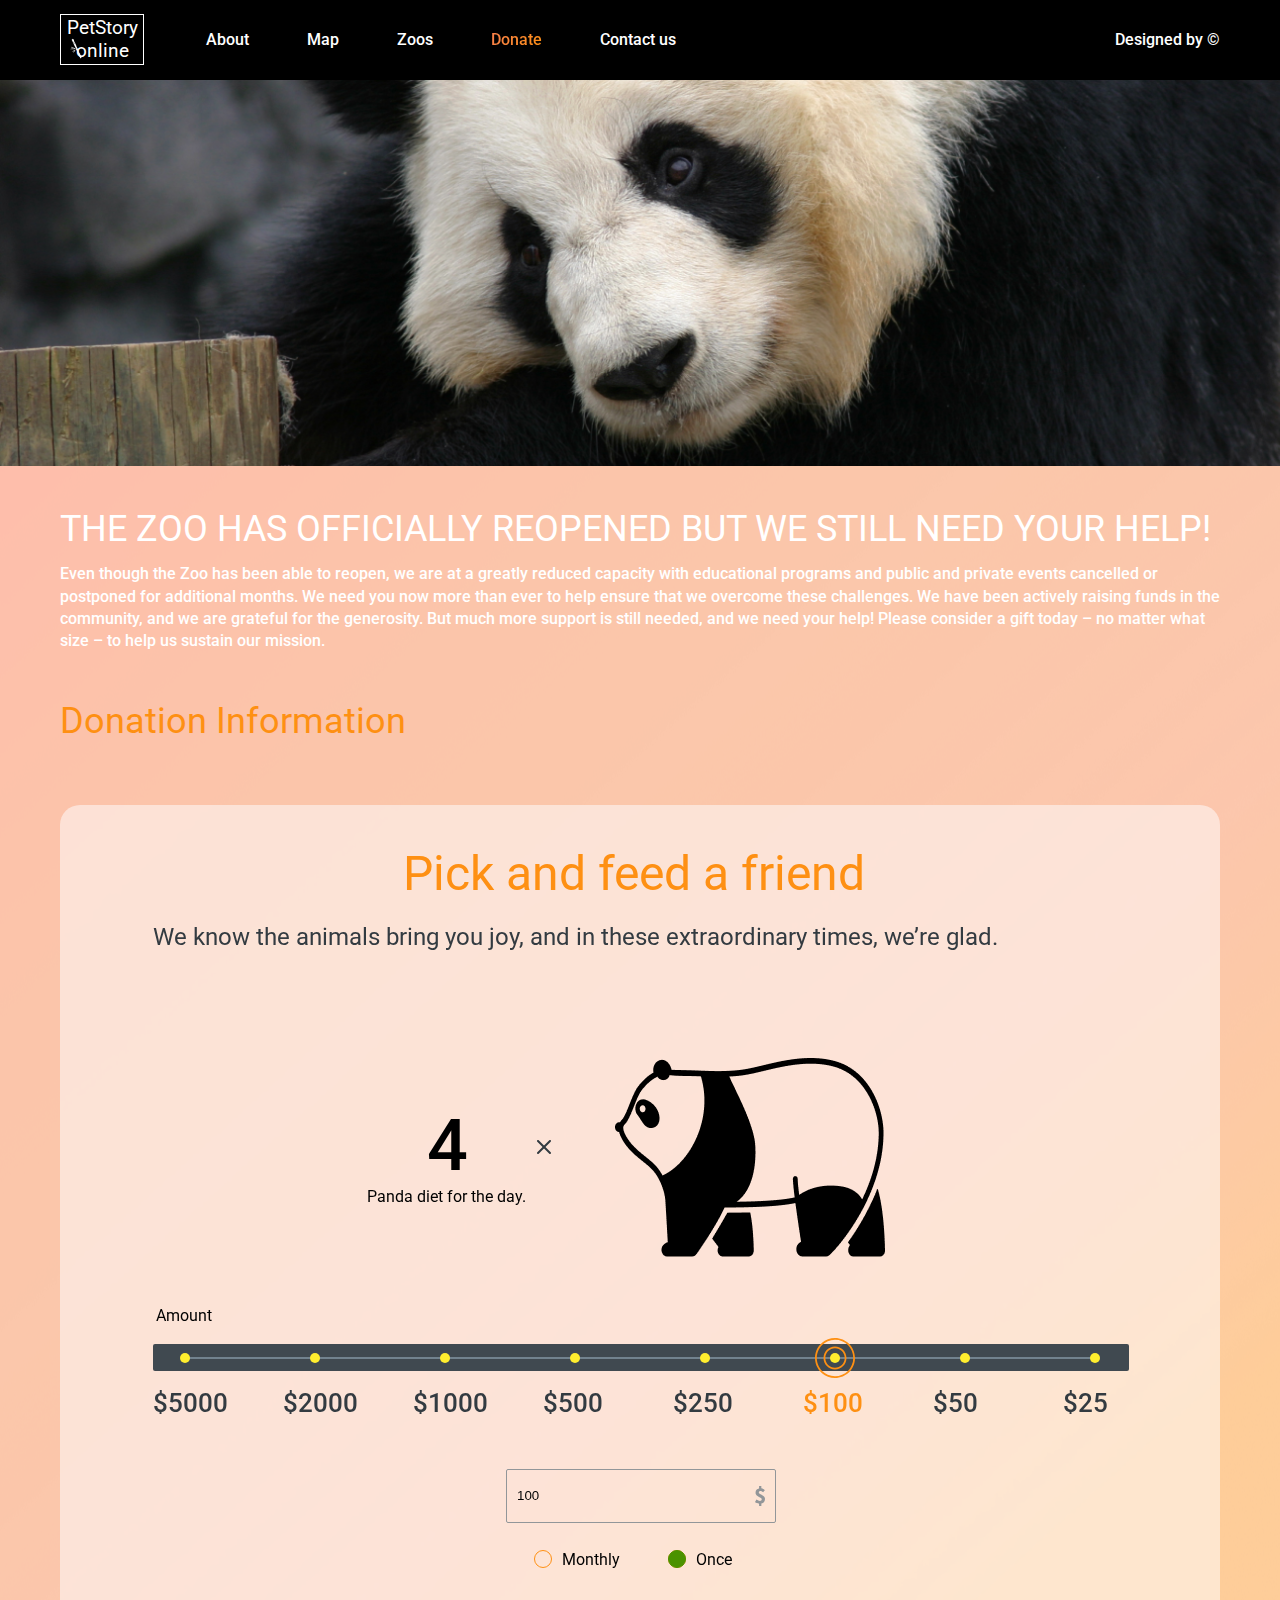
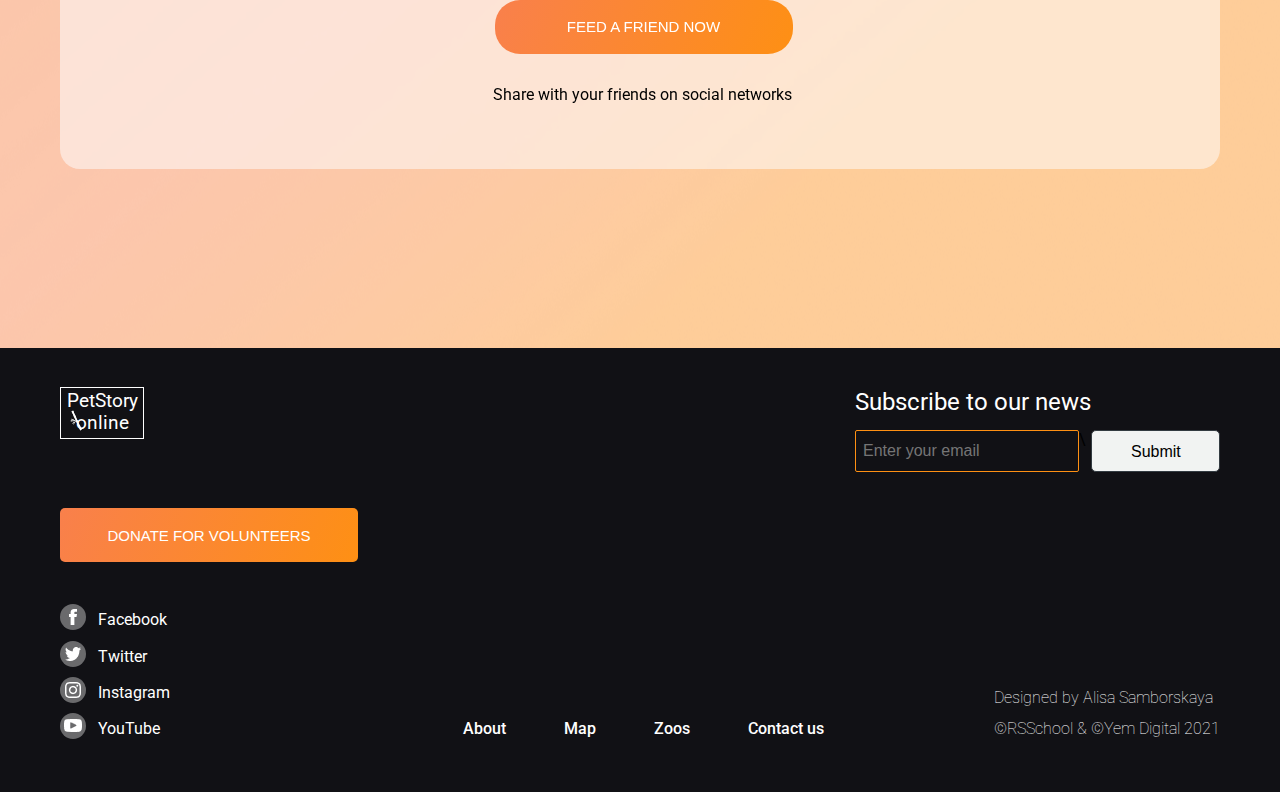
<file: pages/donate/index.html>
<!DOCTYPE html>
<html lang="en">
<head>
    <meta charset="utf-8">
    <title>Online-zoo. Donate</title>
    <meta name="viewport" content="width=device-width, initial-scale=1">
    <link rel="icon" type="image/x-icon" href="../../assets/icons/group-of-animals.png">
    <link rel="preconnect" href="https://fonts.googleapis.com">
    <link rel="preconnect" href="https://fonts.gstatic.com" crossorigin>
    <link href="https://fonts.googleapis.com/css2?family=Roboto:wght@300;400;500;600;700&display=swap" rel="stylesheet">
    <link rel="stylesheet" href="./style.css">
</head>
<body>
    <div class="desktop_wrapper">
        <header>
            <div class="wrapper">
                <div id="header_logo" class="header_logo">
                    <a href="../main/index.html">
                        <h1>PetStory online</h1>
                        <img class="bamboo_icon" src="../../assets/icons/bamboo_icon.png" alt="bamboo_icon">
                    </a>
                </div>
                <div id="burger_menu">
                    <nav id="nav_hidden">
                        <div class="nav_burger">
                            <div class = "logo_container">
                                <div id="header_logo" class="header_logo">
                                    <a href="../main/index.html">
                                        <p class="logo_title">PetStory online</p>
                                        <img class="bamboo_icon_orange" src="../../assets/icons/bamboo_orange.png" alt="bamboo_icon">
                                    </a>
                                </div>
                                <a href="#" id="icon_nav_hidden" onclick="toggleMenu()">
                                    <img class="icon_burger" src="../../assets/icons/burger_menu.png" alt="icon_burger">
                                </a>
                            </div>
                            <div class="nav_items">
                                <a class="nav_item item_active" href="../main/index.html">About</a>
                                <a class="nav_item" href="#">Map</a>
                                <a class="nav_item" href="#">Zoos</a>
                                <a class="nav_item" href="../donate/index.html">Donate</a>
                                <a class="nav_item" href="#">Contact us</a>
                                <a class="nav_item designed_by" target="_blank" href="https://www.figma.com/file/ypzT9idgAILaSRVRmDAJxn/online-zoo-3-weeks">
                                    Designed by ©
                                </a>
                            </div>
                        </div>
                    </nav>
                    <a href="#" id="icon_nav_hidden" onclick="toggleMenu()">
                        <img class="icon_burger" src="../../assets/icons/burger_menu.png" alt="icon_burger">
                    </a>
                </div>
                <nav id="nav_origin">
                    <div id="nav_menu" class="nav_menu">
                        <a class="nav_item" href="../main/index.html">About</a>
                        <a class="nav_item" href="#">Map</a>
                        <a class="nav_item" href="#">Zoos</a>
                        <a class="nav_item item_active" href="../donate/index.html">Donate</a>
                        <a class="nav_item" href="#">Contact us</a>
                        <a class="nav_item designed_by" target="_blank" href="https://www.figma.com/file/ypzT9idgAILaSRVRmDAJxn/online-zoo-3-weeks">
                            Designed by ©
                        </a>
                    </div>
                </nav>
            </div>
        </header>
        <main>
            <div class="backgroud_image">
                <div class="wrapper"></div>
            </div>
            <div class="pick_feed_block">
                <div class="wrapper">
                    <div class="pick_feed_info">
                        <h3>THE ZOO HAS OFFICIALLY REOPENED BUT WE STILL NEED YOUR HELP!</h3>
                        <p>Even though the Zoo has been able to reopen, we are at a greatly reduced capacity with educational programs and public and private events cancelled
                            or postponed for additional months. We need you now more than ever to help ensure that we overcome these challenges.
                            We have been actively raising funds in the community, and we are grateful for the generosity.
                            But much more support is still needed, and we need your help! Please consider a gift today – no matter what size – to help us sustain our mission.
                        </p>
                        <h3 class="donation_title">Donation Information</h3>
                    </div>
                    <div class="pick_feed_content">
                        <div class="pick_feed_textblock">
                            <h2>Pick and feed a friend</h2>
                            <p class="subtitle">We know the animals bring you joy, and in these extraordinary times, we’re glad.</p>
                        </div>
                        <div class="pick_feed_donate">
                            <div class="donate_diet">
                                <div class="donate_diet_day">
                                    <p class="diet_day_number">4</p>
                                    <p class="diet_day_text">Panda diet for the day.</p>
                                </div>
                                <div class="pick_feed_x">
                                    <img class="x_icon" src="../../assets/icons/x_icon.svg" alt="x_icon">
                                </div>
                                <div class="pick_feed_image">
                                    <img class="panda_image" src="../../assets/images/animals-widget.png" alt="panda_image">
                                </div>
                            </div>
                            <div class="donate_container">
                                <p class="donate_container_title">Amount</p>
                                <div class="donate_container_background">
                                    <div class="donate_container_line"></div>
                                </div>
                                <div class="donate_container_slider">
                                    <div class="slider_value_block">
                                        <input type="radio" id="value5000" class = "dot" name="value"
                                            value="5000">
                                        <label id="label5000" for="value5000">$5000</label>
                                    </div>
                                    <div class="slider_value_block">
                                        <input type="radio" id="value2000" class = "dot" name="value"
                                            value="2000">
                                        <label id="label2000" for="value2000">$2000</label>
                                    </div>
                                    <div class="slider_value_block">
                                        <input type="radio" id="value1000" class = "dot" name="value"
                                            value="1000">
                                        <label id="label1000" for="value1000">$1000</label>
                                    </div>
                                    <div class="slider_value_block">
                                        <input type="radio" id="value500" class = "dot" name="value"
                                            value="500">
                                        <label for="value500">$500</label>
                                    </div>
                                    <div class="slider_value_block">
                                        <input type="radio" id="value250" class = "dot" name="value"
                                            value="250">
                                        <label for="value250" checked>$250</label>
                                    </div>
                                    <div class="slider_value_block">
                                        <input type="radio" id="value100" class = "dot" name="value"
                                            value="100">
                                        <label for="value100">$100</label>
                                    </div>
                                    <div class="slider_value_block">
                                        <input type="radio" id="value50" class = "dot" name="value"
                                            value="50">
                                        <label for="value50">$50</label>
                                    </div>
                                    <div class="slider_value_block">
                                        <input type="radio" id="value25" class = "dot" name="value"
                                            value="25">
                                        <label for="value25">$25</label>
                                    </div>
                                </div>
                            </div>
                            <div class="donate_container_amount">
                                <input class="donate_amount"  type="number" id="donate_amount" placeholder="Another amount"
                                min="1" max="5000" title="The value must be between 1 and 9999" oninput="matchAmountDots(this);">
                            </div>
                            <div class="donate_container_notes">
                                <div class="note_item">
                                    <input type="radio" id="item_monthly" name="note">
                                    <label for="item_monthly">Monthly</label>
                                </div>
                                <div class="note_item">
                                    <input type="radio" id="item_once" name="note" checked>
                                    <label for="item_once">Once</label>
                                </div>
                            </div>
                           <button type="button" onclick="" class="button_feed">Feed a friend now</button>
                           <p class="hint_share_text">Share with your friends on social networks</p>
                        </div>
                    </div>
                </div>
            </div>
        </main>
        <footer>
            <div class="wrapper">
                <div class="footer_header">
                    <div class="footer_logo">
                        <a href="../main/index.html">
                            <p>PetStory online</p>
                            <img class="footer_bamboo_icon" src="../../assets/icons/bamboo_icon.svg" alt="bamboo_icon">
                        </a>
                    </div>
                    <form class="form_subscribe">
                        <p>Subscribe to our news</p>
                        <div class="input_block">
                            <input type="email" id="email_subscribe" name="email_subscribe" placeholder="Enter your email" required>\
                            <button class="button_submit" type="submit">Submit</button>
                        </div>
                    </form>
                </div>
                <div class="footer_content">
                    <div class="footer_social">
                        <button type="button" class="button_donate" onclick="document.location='../donate/index.html'" >Donate for volunteers</button>
                        <ul class="social_list hidden_list">
                            <li>
                                <a href="https://www.facebook.com" target="_blank">
                                    <div class="social_icon">
                                        <img class="facebook_icon" src="../../assets/icons/facebook_icon.png" alt = "facebook">
                                    </div>
                                    <p>Facebook</p>
                                </a>
                            </li>
                            <li>
                                <a href="https://www.twitter.com" target="_blank">
                                    <div class="social_icon">
                                        <img class="twitter_icon" src="../../assets/icons/twitter_icon.png" alt = "twitter">
                                    </div>
                                    <p>Twitter</p>
                                </a>
                            </li>
                            <li>
                                <a href="https://www.instagram.com" target="_blank">
                                    <div class="social_icon">
                                        <img class="instagram_icon" src="../../assets/icons/instagram_icon.png" alt = "instagram">
                                    </div>
                                    <p>Instagram</p>
                                </a>
                            </li>
                            <li>
                                <a href="https://www.youtube.com" target="_blank">
                                    <div class="social_icon">
                                        <img class="youtube_icon" src="../../assets/icons/youtube_icon.png" alt = "yuotube">
                                    </div>
                                    <p>YouTube</p>
                                </a>
                            </li>
                        </ul>
                    </div>
                    <ul class="footer_nav hidden_list">
                            <li><a class="nav_item" href="../main/index.html">About</a></li>
                            <li><a class="nav_item" href="#">Map</a></li>
                            <li><a class="nav_item" href="#">Zoos</a></li>
                            <li><a class="nav_item" href="#">Contact us</a></li>
                    </ul>
                    <div class="footer_author">
                        <a href="https://github.com/milana1726" target="_blank">
                            <p class="author_text">Designed by Alisa Samborskaya</p>
                        </a>
                        <a href="https://rollingscopes.com/" target="_blank">
                            <p class="author_text">©RSSchool & ©Yem Digital 2021</p>
                        </a>
                    </div>
                </div>
            </div>
        </footer>
    </div>
    <script src="./script.js"></script>
</body>
</html>
</file>
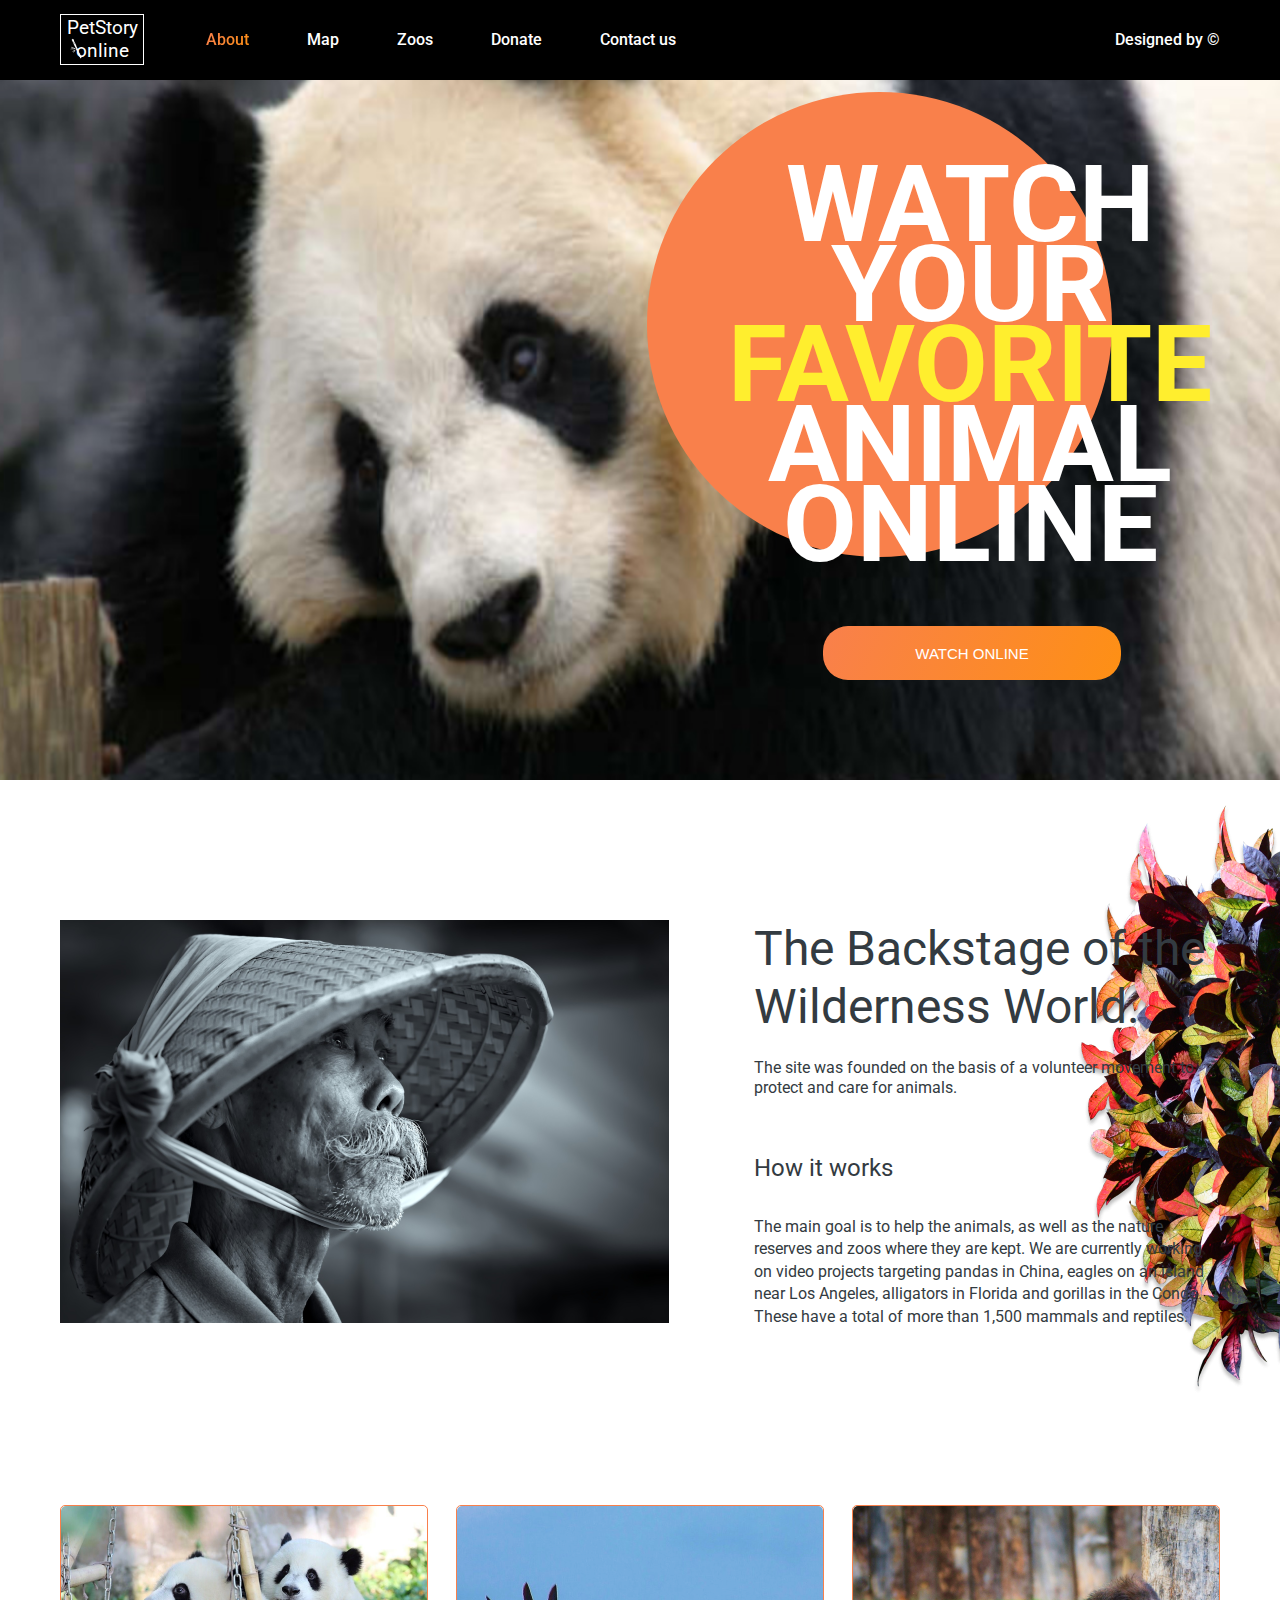
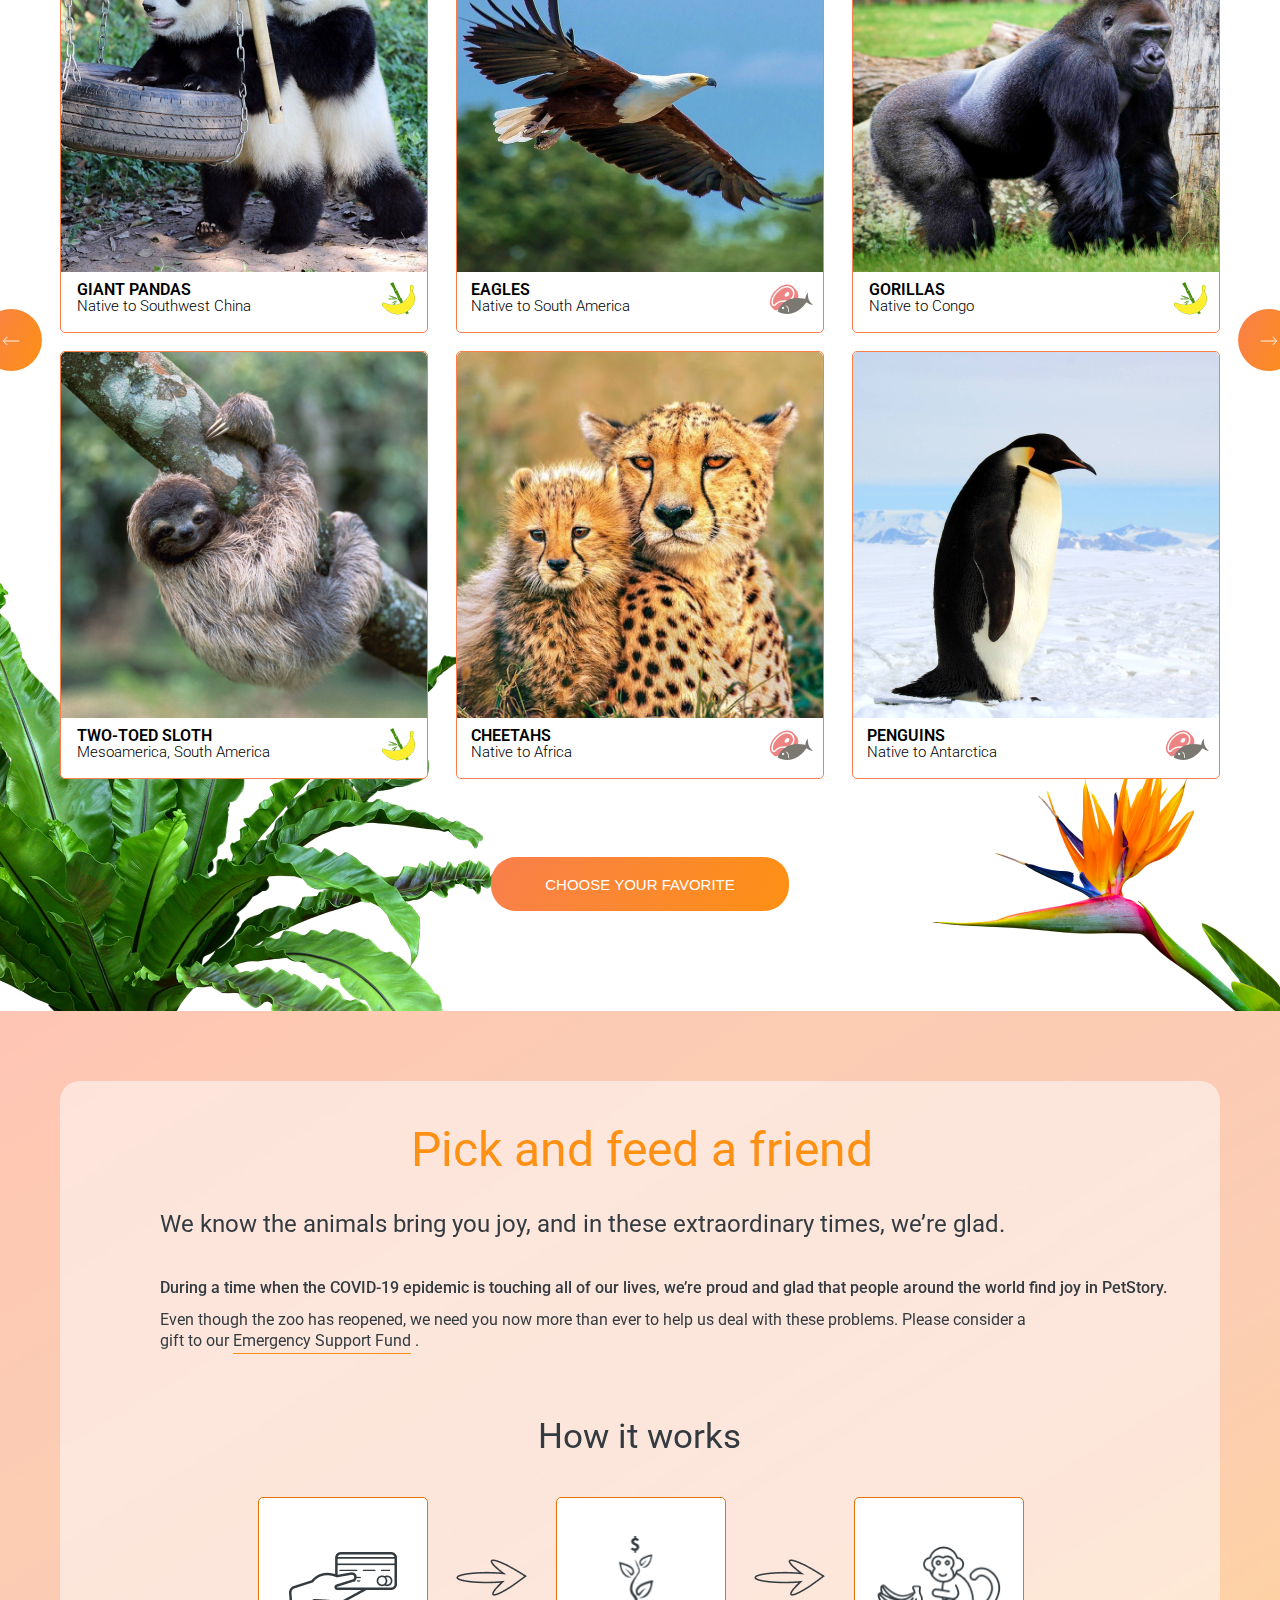
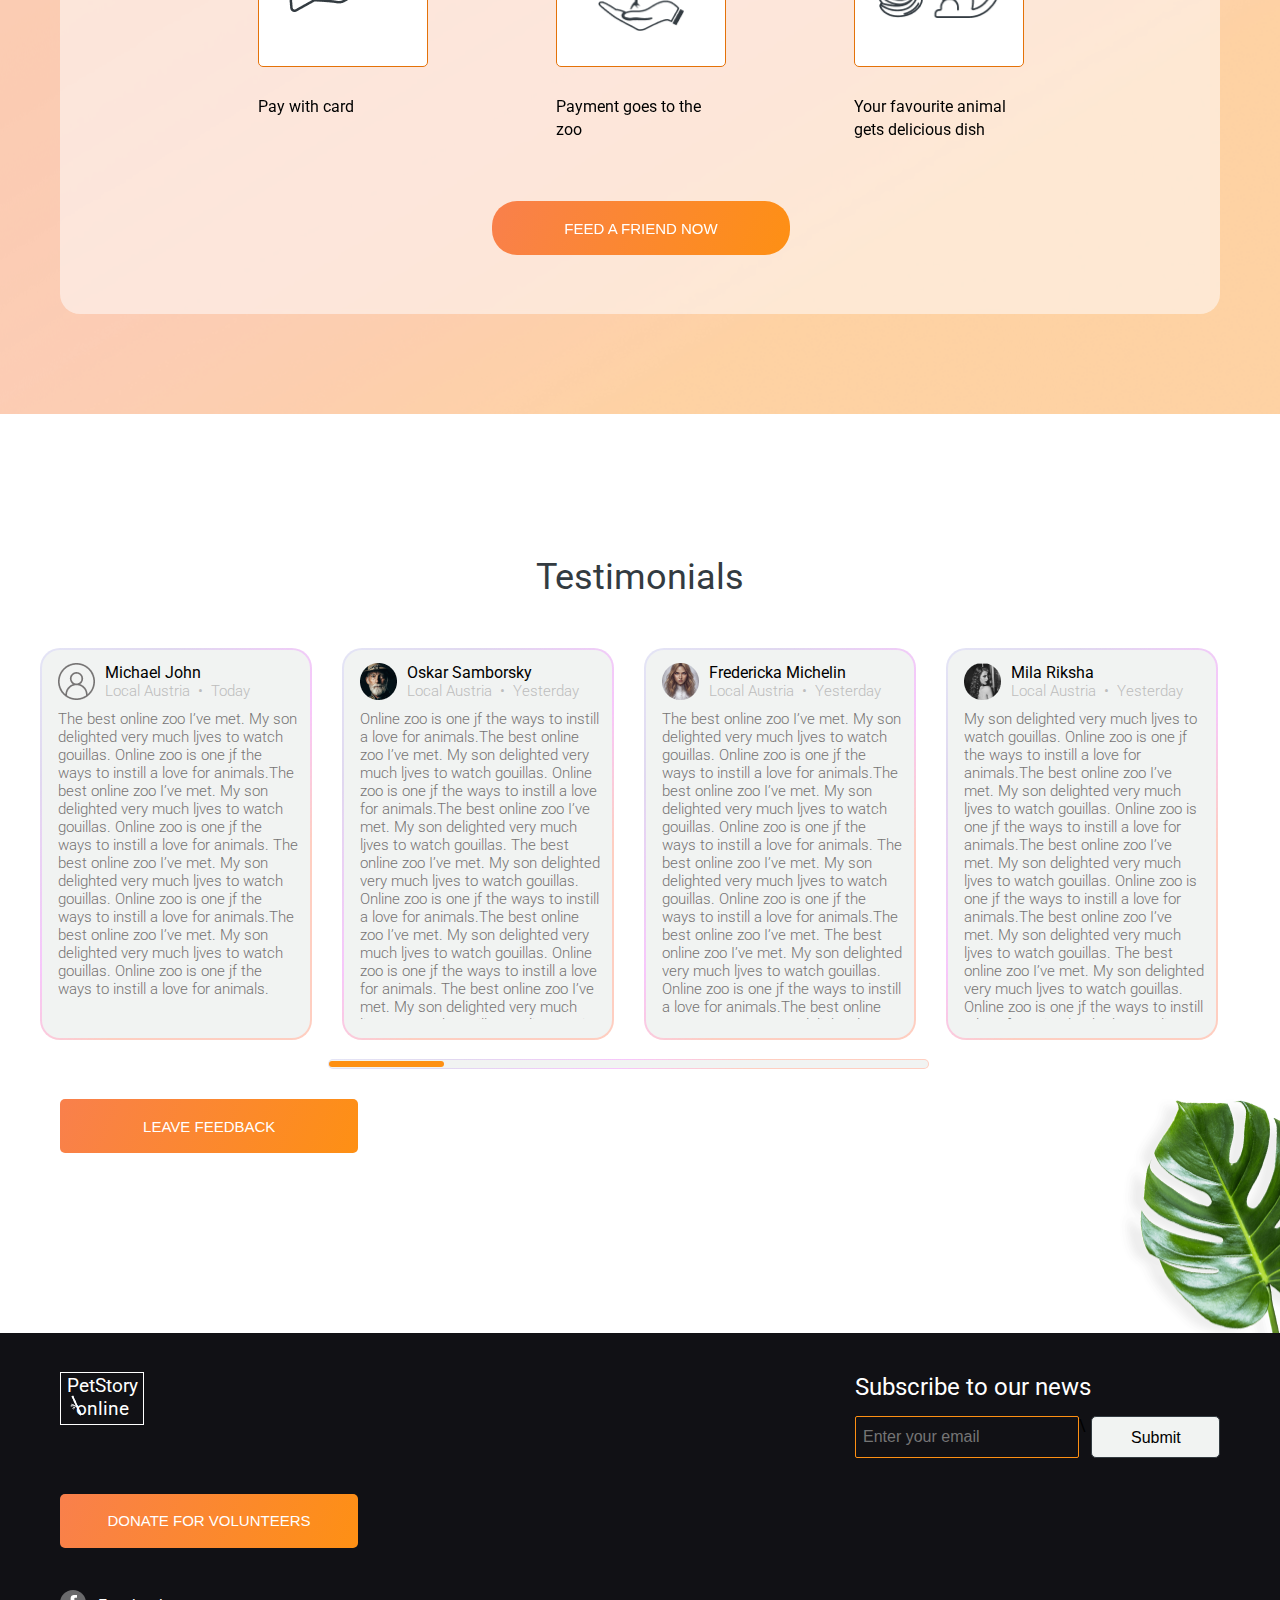
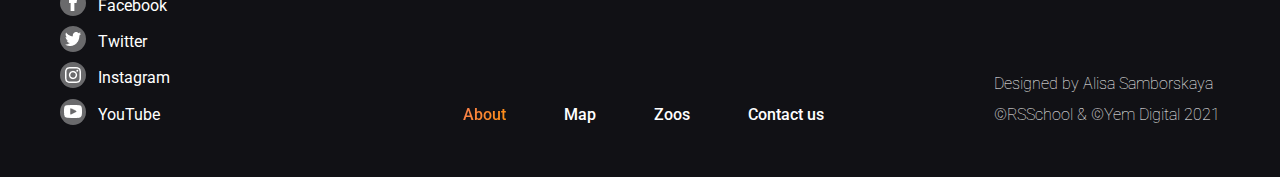
<file: pages/main/index.html>
<!DOCTYPE html>
<html lang="en">
<head>
    <meta charset="utf-8">
    <title>Online-zoo. Desktop Petstory</title>
    <meta name="viewport" content="width=device-width, initial-scale=1">
    <link rel="icon" type="image/x-icon" href="../../assets/icons/group-of-animals.png">
    <link rel="preconnect" href="https://fonts.googleapis.com">
    <link rel="preconnect" href="https://fonts.gstatic.com" crossorigin>
    <link href="https://fonts.googleapis.com/css2?family=Roboto:wght@300;400;500;600;700&display=swap" rel="stylesheet">
    <link rel="stylesheet" href="./style.css">
</head>
<body>
    <div class="desktop_wrapper">
        <header>
            <div class="wrapper">
                <div id="header_logo" class="header_logo">
                    <a href="../main/index.html">
                        <h1>PetStory online</h1>
                        <img class="bamboo_icon" src="../../assets/icons/bamboo_icon.png" alt="bamboo_icon">
                    </a>
                </div>
                <div id="burger_menu">
                    <nav id="nav_hidden">
                        <div class="nav_burger">
                            <div class = "logo_container">
                                <div id="header_logo" class="header_logo">
                                    <a href="../main/index.html">
                                        <p class="logo_title">PetStory online</p>
                                        <img class="bamboo_icon_orange" src="../../assets/icons/bamboo_orange.png" alt="bamboo_icon">
                                    </a>
                                </div>
                                <a href="#" id="icon_nav_hidden" onclick="toggleMenu()">
                                    <img class="icon_burger" src="../../assets/icons/burger_menu.png" alt="icon_burger">
                                </a>
                            </div>
                            <div class="nav_items">
                                <a class="nav_item item_active" href="../main/index.html">About</a>
                                <a class="nav_item" href="#">Map</a>
                                <a class="nav_item" href="#">Zoos</a>
                                <a class="nav_item" href="../donate/index.html">Donate</a>
                                <a class="nav_item" href="#">Contact us</a>
                                <a class="nav_item designed_by" target="_blank" href="https://www.figma.com/file/ypzT9idgAILaSRVRmDAJxn/online-zoo-3-weeks">
                                    Designed by ©
                                </a>
                            </div>
                        </div>
                    </nav>
                    <a href="#" id="icon_nav_hidden" onclick="toggleMenu()">
                        <img class="icon_burger" src="../../assets/icons/burger_menu.png" alt="icon_burger">
                    </a>
                </div>
                <nav id="nav_origin">
                    <div id="nav_menu" class="nav_menu">
                        <a class="nav_item item_active" href="../main/index.html">About</a>
                        <a class="nav_item" href="#">Map</a>
                        <a class="nav_item" href="#">Zoos</a>
                        <a class="nav_item" href="../donate/index.html">Donate</a>
                        <a class="nav_item" href="#">Contact us</a>
                        <a class="nav_item designed_by" target="_blank" href="https://www.figma.com/file/ypzT9idgAILaSRVRmDAJxn/online-zoo-3-weeks">
                            Designed by ©
                        </a>
                    </div>
                </nav>
            </div>
        </header>
        <main>
            <div class="watch_online_block">
                <div class="wrapper">
                    <div class="watch_online_content">
                        <div class="circle_block">
                            <h2>Watch your <span>favorite</span> animal online</h2>
                        </div>
                        <button type="button" onclick="" class="button_watch">watсh online</button>
                    </div>
                </div>
            </div>
            <div class="backstage_block">
                <div class="wrapper">
                    <div class="backstage_content">
                        <div class="backstage_image"></div>
                        <div class="backstage_textblock">
                            <h2>The Backstage of the Wilderness World.</h2>
                            <p class = "backstage_text1">The site was founded on the basis of a volunteer movement to protect and care for animals.</p>
                            <h3>How it works</h3>
                            <p class = "backstage_text2">The main goal is to help the animals, as well as the nature reserves and zoos where they are kept. We are currently working on video projects targeting pandas in China, eagles on an island near Los Angeles, alligators in Florida and gorillas in the Congo. These have a total of more than 1,500 mammals and reptiles.</p>
                        </div>
                    </div>
                </div>
            </div>
            <div class="pets_block">
                <div class="wrapper">
                    <div class="pets_content">
                        <div class="pets_content_slider">
                            <div class="slider_pets">
                                <button type="button" onclick="" class="arrow_left btn_timeout">
                                    <img class="arrow" src="../../assets/icons/arrow-l_icon.svg" alt="arrow_left">
                                </button>
                                <div class="cards_container"></div>
                                <button type="button" onclick="" class="arrow_right btn_timeout">
                                    <img class="arrow" src="../../assets/icons/arrow-r_icon.svg" alt="arrow_right">
                                </button>
                            </div>
                        </div>
                        <button type="button" onclick="" class="button_choose">Choose your favorite</button>
                    </div>
                </div>
            </div>
            <div class="pick_feed_block">
                <div class="wrapper">
                    <div class="pick_feed_content">
                        <div class="pick_feed_textblock">
                            <h2>Pick and feed a friend</h2>
                            <p class="subtitle">We know the animals bring you joy, and in these extraordinary times, we’re glad.</p>
                            <p class="text_bold">During a time when the COVID-19 epidemic is touching all of our lives, we’re proud and glad that people around the world find joy in PetStory.</p>
                            <p class="text_link">Even though the zoo has reopened, we need you now more than ever to help us deal with these problems. Please consider a gift to our <a class="support_link" href="../donate/index.html">Emergency Support Fund</a> .</p>
                        </div>
                        <div class="pick_feed_work_block">
                            <h3>How it works</h3>
                            <div class="work_table">
                                <div class="table_item">
                                    <div class ="table_image">
                                        <img class="pay_image" src="../../assets/images/pay.png" alt="pay_image">
                                    </div>
                                    <p>Pay with card</p>
                                </div>
                                <div class="arrow_big">
                                    <img src="../../assets/images/big-arrow.png" alt="arrow_big">
                                </div>
                                <div class="arrow_green">
                                    <img src="../../assets/images/arrow_green.png" alt="arrow_green">
                                </div>
                                <div class="table_item">
                                    <div class ="table_image">
                                        <img class="zoo_image" src="../../assets/images/zoo.png" alt="zoo_image">
                                    </div>
                                    <p>Payment goes to the zoo</p>
                                </div>
                                <div class="arrow_big">
                                    <img src="../../assets/images/big-arrow.png" alt="arrow_big">
                                </div>
                                <div class="arrow_green_next">
                                    <img src="../../assets/images/arrow_green.png" alt="arrow_green">
                                </div>
                                <div class="table_item">
                                    <div class ="table_image">
                                        <img class="monkey_image" src="../../assets/images/monkey.png" alt="monkey_image">
                                    </div>
                                    <p>Your favourite animal gets delicious dish</p>
                                </div>
                            </div>
                            <button type="button" onclick="document.location='../donate/index.html'" class="button_feed">Feed a friend now</button>
                        </div>
                    </div>
                </div>
            </div>
            <div class="testimonials_block">
                <div class="wrapper">
                    <div class="testimonials_content">
                        <h3>Testimonials</h3>
                        <div class="testimonials">
                            <div class="testimonials_container">
                                </div>
                                <div id="modal_container">
                                    <div id="more_container">
                                        <div class="user_modal_card">
                                        </div>
                                    </div>
                                </div>
                            <input class="slider_range" type="range" min="1" max="8" value="0"  id="slider_range">
                        </div>
                        <button type="button" onclick="" class="button_feedback">Leave feedback</button>
                    </div>
                </div>
            </div>
        </main>
        <footer>
            <div class="wrapper">
                <div class="footer_header">
                    <div class="footer_logo">
                        <a href="../main/index.html">
                            <p>PetStory online</p>
                            <img class="footer_bamboo_icon" src="../../assets/icons/bamboo_icon.svg" alt="bamboo_icon">
                        </a>
                    </div>
                    <form class="form_subscribe">
                        <p>Subscribe to our news</p>
                        <div class="input_block">
                            <input type="email" id="email_subscribe" name="email_subscribe" placeholder="Enter your email" required>\
                            <button class="button_submit" type="submit">Submit</button>
                        </div>
                    </form>
                </div>
                <div class="footer_content">
                    <div class="footer_social">
                        <button type="button" class="button_donate" onclick="document.location='../donate/index.html'" >Donate for volunteers</button>
                        <ul class="social_list hidden_list">
                            <li>
                                <a href="https://www.facebook.com" target="_blank">
                                    <div class="social_icon">
                                        <img class="facebook_icon" src="../../assets/icons/facebook_icon.png" alt = "facebook">
                                    </div>
                                    <p>Facebook</p>
                                </a>
                            </li>
                            <li>
                                <a href="https://www.twitter.com" target="_blank">
                                    <div class="social_icon">
                                        <img class="twitter_icon" src="../../assets/icons/twitter_icon.png" alt = "twitter">
                                    </div>
                                    <p>Twitter</p>
                                </a>
                            </li>
                            <li>
                                <a href="https://www.instagram.com" target="_blank">
                                    <div class="social_icon">
                                        <img class="instagram_icon" src="../../assets/icons/instagram_icon.png" alt = "instagram">
                                    </div>
                                    <p>Instagram</p>
                                </a>
                            </li>
                            <li>
                                <a href="https://www.youtube.com" target="_blank">
                                    <div class="social_icon">
                                        <img class="youtube_icon" src="../../assets/icons/youtube_icon.png" alt = "yuotube">
                                    </div>
                                    <p>YouTube</p>
                                </a>
                            </li>
                        </ul>
                    </div>
                    <ul class="footer_nav hidden_list">
                            <li><a class="nav_item item_active" href="../main/index.html">About</a></li>
                            <li><a class="nav_item" href="#">Map</a></li>
                            <li><a class="nav_item" href="#">Zoos</a></li>
                            <li><a class="nav_item" href="#">Contact us</a></li>
                    </ul>
                    <div class="footer_author">
                        <a href="https://github.com/milana1726" target="_blank">
                            <p class="author_text">Designed by Alisa Samborskaya</p>
                        </a>
                        <a href="https://rollingscopes.com/" target="_blank">
                            <p class="author_text">©RSSchool & ©Yem Digital 2021</p>
                        </a>
                    </div>
                </div>
            </div>
        </footer>
    </div>
    <script src="./script.js"></script>
</body>
</html>
</file>
<file: pages/donate/style.css>
:root {
    --color-green: #4B9200;
    --color-orange: #F9804B;
    --color-orange-light: #FE9013;
    --color-orage-dark: #E47209;
    --color-orange-gradient: linear-gradient(113.96deg, #F9804B 1.49%, #FE9013 101.44%);
    --color-yellow: #FFEE2E;
    --color-red: #D31414;
    --color-pink-gradient: linear-gradient(315.75deg, rgba(254, 189, 171, 0.74) 30.06%, rgba(243, 169, 248, 0.66) 50.74%, #E0D8F0 80.49%, #EAF7FE 127.9%, #EAF7FE 149.54%);
    --color-black-blue: #333B41;
    --color-grey-light: #72828E;
    --color-grey-dark: #404950;
    --color-grey: #767474;
    --color-grey-milk: #929699;
    --color-grey-smoky: #ABABAB;
    --color-light-grey: #F1F3F2;
    --color-grey-fog:#BDBDBD;
    --color-fosted-glass-white: #FDFDFF;
    --color-black-fog: #111115;
}

html {
	scroll-behavior: smooth;
    box-sizing: border-box;
    overflow-x: hidden;
}

body {
    position: relative;
    margin: auto;
    background-color: #000;
    font-family: 'Roboto', sans-serif;
    font-style: normal;
    overflow-x: hidden;
}

a {
    text-decoration: none;
}

button {
    width: 298px;
	height: 54px;
    font-weight: 500;
	font-size: 15px;
	line-height: 140%;
	color: #fff;
    border: none;
    text-transform: uppercase;
	cursor: pointer;
}

button:hover {
    background: var(--color-orage-dark);
    transition: all 0.5s ease-in;
}

button:active {
    background: var(--color-green);
}

.desktop_wrapper {
    justify-content: center;
}

.wrapper {
    position: relative;
    width: 1160px;
    margin: 0 auto;
}

/* -----HEADER----- */
header {
    margin: 0;
    display: flex;
	flex-direction: row;
    background-color: #000;
}

.header_logo {
    position: relative;
    padding: 0;
    align-items: center;
}

.bamboo_icon {
    position: absolute;
    margin-left: 10px;
    margin-top: 38px;
    width: 12px;
    height: 21px;
}

h1 {
    position: absolute;
    margin: 14px 0px 14px 0px;
    padding: 2px 0px 1px 0px;
    width: 82px;
    color: #fff;
    font-weight: 400;
    text-align: center;
    font-size: 19.01px;
    line-height: 120%;
    border: 1px solid #fff;
}

h1:hover {
    color: var(--color-grey-fog);
    transition: all 0.5s ease-in;
    border: 1px solid var(--color-grey-fog);
}

.nav_menu {
    width: 100%;
    display: flex;
	flex-direction: row;
    align-items: stretch;
    margin-left: 88px;
    overflow-y: hidden;
}

.nav_item {
    margin: 29px 0px 29px 58px;
    color: #fff;
    font-weight: 500;
    font-size: 16px;
    line-height: 140%;
}

.item_active {
    background: var(--color-orange-gradient);
    -webkit-background-clip: text;
    -webkit-text-fill-color: transparent;
    background-clip: text;
}

.nav_item:hover {
    background: var(--color-orange-gradient);
    -webkit-background-clip: text;
    -webkit-text-fill-color: transparent;
    background-clip: text;
    transition: all 0.5s ease-in;
}

#nav_hidden {
    height: 80px;
}

#burger_menu {
    display: none;
}

.designed_by {
    margin-left: 439px;
}

.backgroud_image {
    background: url(../../assets/images/backgroud_panda_bg.png);
    background-repeat: no-repeat;
    justify-content: center;
    background-size: cover;
    height: 386px;
}

/* -----PICK AND FEED----- */
.pick_feed_block {
    padding-top: 30px;
    padding-bottom: 179px;
    background: #fff;
    background-image: url(../../assets/images/background_pick-and-feed_big.png);
    background-repeat: no-repeat;
    background-size: cover;
    opacity: 1.1;
}

.pick_feed_info h3 {
    margin-top: 10px;
    margin-bottom: 0;
    font-weight: 400;
    font-size: 36px;
    line-height: 130%;
    color: #fff;
}

h3.donation_title {
    color: var(--color-orange-light);
}

.pick_feed_info p {
    margin-top: 10px;
    margin-bottom: 45px;
    font-weight: 500;
    font-size: 16px;
    line-height: 140%;
    color: #fff;
}

.pick_feed_content {
    margin-top: 60px;
    display: flex;
    flex-direction: column;
    align-items: center;
    background: rgba(253, 253, 255, 0.52);
    backdrop-filter: blur(2px);
    border-radius: 20px;
    height: 964px;
}

.pick_feed_textblock  {
    margin-left: 40px;
    margin-bottom: 11px;
    color: var(--color-black-blue);
    font-weight: 400;
    font-size: 16px;
    line-height: 130%;
}

.pick_feed_textblock h2 {
    margin: 40px auto 21px 250px;
    font-weight: 400;
    font-size: 48px;
    line-height: 120%;
    color: var(--color-orange-light);
}

.pick_feed_textblock .subtitle {
    margin-top: 0;
    margin-right: 170px;
    font-size: 24px;
    line-height: 120%;
    margin-bottom: 40px;
}

.pick_feed_donate {
    display: flex;
    flex-direction: column;
    justify-content: center;
    align-items: center;
}

.donate_diet {
    margin: 0;
    display: flex;
    flex-direction: row;
    justify-content: left;
    width: 540px;
}

.donate_diet_day {
    margin: 0;
    margin-top: 114px;
    display: flex;
    flex-direction: column;
}

.donate_diet_day .diet_day_number {
    margin: 0;
    margin-left: 57px;
    font-weight: 500;
    font-size: 72px;
    line-height: 80%;
    color: #000;
    text-transform: uppercase;
}

.donate_diet_day .diet_day_text {
    margin-top: 12px;
    margin-left: -3px;
}

.pick_feed_x {
    width: 14px;
    height: 14px;
    margin: 136px 64px auto 11px;
}

.pick_feed_image {
    margin-top: 8px;
    width: 284px;
    height: 246px;
}

/* -----VALUE CONTAINER----- */
.donate_container {
    margin-left: 1px;
    width: 976px;
    margin-top: 34px;
}

.donate_container_title {
    margin: 14px auto 17px 3px;
    font-weight: 400;
    font-size: 16px;
    line-height: 140%;
    color: #000;
}

.donate_container_background {
    margin-bottom: 12px;
    width: 100%;
    height: 27px;
    display: flex;
    align-items: center;
    justify-content: center;
    background: var(--color-grey-dark);
    border-radius: 2px;
}

.donate_container_line {
    width: 915px;
    height: 2px;
    background: var(--color-grey-light);
    z-index: 1;
}

.donate_container_slider {
    margin-top: 14px;
    position: relative;
    display: flex;
    align-items: center;
    justify-content: space-between;
}

.slider_value_block input,
.slider_value_block input:checked {
    display: none;
}

.slider_value_block input + label {
    width: 65px;
    display: inline-block;
    position: relative;
    font-weight: 500;
    font-size: 26px;
    line-height: 140%;
    color: var(--color-black-blue);
    cursor: pointer;
    z-index: 1;
}

.slider_value_block input + label:before {
    content: "";
    position: absolute;
    width: 10px;
    height: 10px;
    left: 27px;
    bottom: 59px;
    background: var(--color-yellow);
    border-radius: 50%;
    z-index: 1;
}

.slider_value_block input + label:after {
    content: "";
    position: absolute;
    width: 40px;
    height: 40px;
    left: 12px;
    top: -47.5px;
    background: url('../../assets/icons/roller_icon.svg');
    transition: all 0.5s ease;
}

.slider_value_block input + label:hover:before {
    background: var(--color-orage-dark);
}

.slider_value_block input:not(:checked) + label:after {
    opacity: 0;
}

.slider_value_block input + label:hover,
.slider_value_block input:checked + label,
.slider_value_block input:checked + label:hover {
    color: var(--color-orange-light);
}

.donate_container_amount {
    margin-top: 47px;
    display: flex;
    justify-content: center;
}

.donate_amount {
    width: 256px;
    height: 50px;
    margin-left: 2px;
    padding-left: 10px;
    border: 1px solid var(--color-grey-milk);
    border-radius: 2px;
    background: url(../../assets/icons/dollar_icon.svg);
    background-repeat: no-repeat;
    background-position: center right+10px;
}

.donate_amount::-webkit-outer-spin-button,
.donate_amount::-webkit-inner-spin-button {
    -webkit-appearance: none;
    margin: 0;
}

.donate_amount[type=number] {
    -moz-appearance: textfield;
}

.donate_amount[type="number"]::placeholder {
    font-weight: 400;
    font-size: 16px;
    line-height: 140%;
    color: var(--color-grey-milk);
}

.donate_amount:focus {
    background: url(../../assets/icons/dollar_active_icon.svg);
    background-color: var(--color-light-grey);
    background-repeat: no-repeat;
    background-position: center right+10px;
    border: 1px solid var(--color-green);
    color: var(--color-green);
    outline: var(--color-green);
}

.donate_amount:focus:invalid {
    background: url(../../assets/icons/dollar_mistake_icon.svg);
    background-color: var(--color-light-grey);
    background-repeat: no-repeat;
    background-position: center right+10px;
    border: 1px solid var(--color-red);
    color: var(--color-red);
    outline: var(--color-red);
}

.donate_container_notes {
    margin-top: 27px;
    margin-left: -14px;
    display: flex;
    justify-content: space-evenly;
    gap: 48px;
}

.note_item input {
    display: none;
}

.note_item input:checked + label::after {
    transform: scale(1);
}

.note_item label {
    display: inline-flex;
    position: relative;
}

.note_item label::before {
    margin-right: 10px;
    content: "";
    width: 16px;
    height: 16px;
    border: 1px solid var(--color-orange-light);
    border-radius: 50%;

}

.note_item label::after {
    content: "";
    position: absolute;
    width: 16px;
    height: 16px;
    background: var(--color-green);
    border: 1px solid var(--color-green);
    border-radius: 50%;
    transform: scale(0);
}

.button_feed {
    margin-top: 28px;
    margin-left: 7px;
    background: var(--color-orange-gradient);
    border-radius: 25px;
}

.hint_share_text {
    margin-top: 30px;
    margin-left: 5px;
    font-weight: 400;
    font-size: 16px;
    line-height: 140%;
}

/* -----FOOTER----- */
footer {
    position: relative;
    padding-top: 25px;
    background-color: var(--color-black-fog);
    display: flex;
    flex-direction: column;
}

.footer_header {
    display: flex;
    justify-content: space-between;
}

.footer_logo {
    margin-left: 0;
    margin-top: 0;
    position: relative;
    align-items: center;
}

.footer_bamboo_icon {
    position: absolute;
    margin-left: 10px;
    margin-top: 37px;
    width: 12px;
    height: 21px;
}

.footer_logo p {
    position: absolute;
    margin: 14px 0px 14px 0px;
    padding: 2px 0px 3px 0px;
    width: 82px;
    color: #fff;
    font-weight: 400;
    text-align: center;
    font-size: 19.01px;
    line-height: 120%;
    border: 1px solid #fff;
}

.footer_logo p:hover {
    color: var(--color-grey-fog);
    transition: all 0.5s ease-in;
    border: 1px solid var(--color-grey-fog);
}

.form_subscribe {
    margin-top: 15px;
    display: flex;
    flex-direction: column;
    width: 365px;
}

.form_subscribe p {
    margin: 0 0 14px 0;
    font-weight: 400;
    font-size: 24px;
    line-height: 120%;
    color: #fff;
}

.input_block {
    display: flex;
    flex-direction: row;
}

.input_block input {
    width: 228px;
    padding-left: 7px;
    height: 38px;
    background-color: var(--color-black-fog);
    border: 0.7px solid var(--color-orange-light);
    border-radius: 2px;
    font-weight: 400;
    font-size: 16px;
    line-height: 140%;
    color: var(--color-grey-fog);
    outline: none;
}

.button_submit {
    margin-left: 5px;
    padding: 10px 39px;
    width: 129px;
    height: 42px;
    background: var(--color-light-grey);
    border: 1px solid var(--color-black-blue);
    border-radius: 5px;
    font-size: 16px;
    color: #000;
    text-transform: none;
}

.button_submit:hover {
    background: var(--color-grey-smoky);
}

.input_block input:focus {
    color: var(--color-green);
    border: 1px solid var(--color-green);
    background: var(--color-light-grey);
}

.input_block input:focus:invalid {
    color: var(--color-red);
    border: 1px solid var(--color-red);
    background: var(--color-light-grey);
}

.input_block input:focus + .button_submit {
    color: var(--color-green);
    border: 1px solid var(--color-green);
}

.input_block input:focus:invalid + .button_submit {
    color: var(--color-red);
    border: 1px solid var(--color-red);
}

.footer_content {
    margin-top: 36px;
    display: flex;
    flex-direction: row;
    justify-content: space-between;
    margin-bottom: 35px;
}

.footer_social {
    display: flex;
    flex-direction: column;
    justify-content: space-between;
}

.button_donate {
    background: var(--color-orange-gradient);
    border-radius: 5px;
}

.hidden_list {
    list-style-type: none;
    padding-left: 0;
}

.social_list {
    margin: 0;
}

.social_list a {
    display: flex;
    flex-direction: row;
    margin-top: -7px;
    padding: 0;
}

.social_list p {
    margin-top: 5px;
    font-weight: 400;
    font-size: 16px;
    line-height: 140%;
    color: #fff;
}

.social_icon {
    margin-right: 12px;
    width: 26px;
    height: 26px;
    background: rgba(196, 196, 196, 0.5);
    border-radius: 50%;
}

.social_list li:hover .social_icon  {
    background: var(--color-green);
}

.social_list li:hover p{
    color: var(--color-green);
}

.facebook_icon {
    margin-top: 5px;
    margin-left: 9px;
    width: 8px;
    height: 16px;
}

.twitter_icon {
    margin-top: 6px;
    margin-left: 5px;
    width: 16px;
    height: 14px;
}

.instagram_icon {
    margin-top: 5px;
    margin-left: 5px;
    width: 16px;
    height: 16px;
}

.youtube_icon {
    margin-top: 6px;
    margin-left: 4px;
    width: 18px;
    height: 12.99px;
}

.footer_nav {
    display: flex;
    flex-direction: row;
    margin-top: 210px;
    margin-left: -7px;
}

.footer_nav .nav_item {
    margin-left: 0;
    margin-right: 58px;
}

.footer_author {
    margin-top: 180px;
    font-weight: 100;
}

.footer_author p {
    margin-top: 0;
    margin-bottom: 10px;
    padding-top: 0;
}

.footer_author a {
    cursor: pointer;
    transition: all 0.5s ease-out;
    font-size: 16px;
    line-height: 130%;
    color: #fff;
}

.footer_author a:hover {
    color: var(--color-green);
    text-decoration: underline;
}

@media (max-width: 1599px) {
    .wrapper {
        width: 1160px;
        margin: 0 auto;
    }
}

@media (max-width: 1000px) {
    .wrapper {
        width: 940px;
        margin: 0 30px;
    }

     /* -----HEADER----- */

     header {
        position: sticky;
        z-index: 1;
    }

    .bamboo_icon {
        margin-left: 10px;
    }

    .nav_menu {
        margin-left: 98px;
    }

    .nav_item {
        margin: 29px 0px 29px 48px;
    }

    .designed_by {
        margin-left: 259px;
    }

    .backgroud_image {
        background-position: 30% 0%;
        background-size: cover;
        height: 390px;
    }

    /* -----PICK AND FEED----- */
    .pick_feed_block {
        padding-top: 30px;
        padding-bottom: 30px;
        background-size: 200%;
    }

    .pick_feed_info h3 {
        padding-right: 100px;
    }

    .pick_feed_info p {
        margin-top: 29px;
    }

    .pick_feed_content {
        margin-top: 40px;
        height: 918px;
    }

    .pick_feed_textblock  {
        margin-left: 40px;
        margin-bottom: 11px;
    }

    .pick_feed_textblock h2 {
        margin: 20px auto 10px 185px;
    }

    .pick_feed_textblock .subtitle {
        margin: 0px 45px 40px auto;
    }

    /* -----VALUE CONTAINER----- */
    .donate_container {
        margin-left: 1px;
        width: 810px;
        margin-top: 34px;
    }

    .donate_container_background {
        height: 29px;
    }

    .donate_container_line {
        width: 790px;
    }

    #value5000,
    #label5000 {
        display: none;
    }

    .slider_value_block input + label {
        width: 130px;
    }

    .slider_value_block input + label:before {
        left: 10px;
    }

    .slider_value_block input + label:after {
        left: -5px;
    }

    .donate_container_notes {
        gap: 49px;
    }

    .button_feed {
        margin-left: 5px;
    }

    .hint_share_text {
        margin-left: 5px;
    }

    /* -----FOOTER----- */

    .form_subscribe {
        margin-right: 33px;
    }

    .footer_nav {
        margin-left: -20px;
    }

    .footer_nav .nav_item {
        margin-right: 48px;
    }
}

@media (max-width: 640px) {
    .wrapper {
        width: 600px;
        margin: 0 20px;
    }

    /* -----HEADER----- */

    header {
        margin-top: -34px;
        position: fixed;
        height: 34px;
        z-index: 1;
    }

    .header_logo {
        margin-top: -13px;
        margin-left: -18px;
    }

    .bamboo_icon {
        margin-top: 31px;
        padding-left: 13px;
        width: 4.54px;
        height: 12.56px;
        transform: rotate(-10deg);
    }

    h1 {
        font-size: 12.2899px;
        border: none;
    }

    #nav_origin {
        display: none;
    }

    #burger_menu {
        display: flex;
        flex-direction: row;
        z-index: 1;
        margin-left: -197px;
    }

   .icon_burger {
        display: block;
        width: 18px;
        height: 10px;
        margin-top: 20px;
        margin-left: 135px;
        z-index: 100;
        top: 1rem;
        right: 1rem;
        padding: 4px;
        cursor: pointer;
    }

    .nav_burger {
        width: 640px;
        transform: translateY(-100%);
        transition: transform 0.2s;
        top: 0;
        left: 0;
        right: 0;
        bottom: 0;
        z-index: 99;
        list-style: none;
        padding-top: 4rem;
    }

    .logo_container {
        margin-top: -35px;
        display: flex;
        flex-direction: row;
    }

    .logo_container .header_logo {
        position: relative;
        padding: 0;
        align-items: center;
        margin-top: 0px;
        margin-left: 0;
    }

    .logo_container .header_logo .bamboo_icon_orange  {
        position: absolute;
        margin-top: -10px;
        padding-left: 21px;
        width: 4.54px;
        height: 12.56px;
        transform: rotate(-10deg);
    }

    .logo_container .icon_burger {
        position: sticky;
        width: 18px;
        height: 10px;
        margin-top: -15px;
        margin-left: 600px;
        cursor: pointer;
    }

    .icon_burger:hover {
        box-shadow: 0 0 2px 2px rgba(249, 128, 75, 1);
        transition: all 0.5s ease-in;
    }

    .logo_title {
        position: absolute;
        margin: -20px 0px 14px 9px;
        padding: 2px 2px;
        width: 58px;
        color: var(--color-orange-light);
        font-weight: 400;
        text-align: center;
        font-size: 15.2116px;
        line-height: 120%;
        border: 1px solid var(--color-orange-light);
    }

    .nav_items {
        display: flex;
        flex-direction: column;
        margin-top: 20px;
    }

    .nav_item {
        display: block;
        color: var(--color-black-blue);
        margin-bottom: -14px;
        margin-left: 10px;
        text-decoration: none;
    }

    .show_menu {
        transform: translateY(0);
        position: fixed;
        display: block;
        top: 0;
        left: 0;
        width: 640px;
        height: 100%px;
        background: #fff;
    }

    .designed_by {
        margin-left: 10px;
    }

    .backgroud_image {
        margin-top: 34px;
        background-position: 37%;
        background-size: cover;
        height: 335px;
    }

    /* -----PICK AND FEED----- */
    .pick_feed_block {
        padding-top: 30px;
        padding-bottom: 46px;
        background-size: 230%;
    }

    .pick_feed_info h3 {
        margin-top: 0px;
        padding-right: 0px;
        font-size: 24px;
    }

    .pick_feed_info p {
        margin-top: 15px;
        margin-bottom: 28px;
    }

    h3.donation_title {
        font-size: 36px;
    }

    .pick_feed_content {
        margin-top: 30px;
        height: 918px;
    }

    .pick_feed_textblock  {
        margin-left: 4px;
        margin-bottom: 11px;
    }

    .pick_feed_textblock h2 {
        margin: 30px auto 10px 65px;
    }

    .pick_feed_textblock .subtitle {
        margin: 20px 5px 32px auto;
        text-align: center;
    }

    /* -----VALUE CONTAINER----- */
    .donate_container {
        margin-left: 1px;
        width: 600px;
        margin-top: 34px;
    }

    .donate_container_background {
        height: 28px;
    }

    .donate_container_line {
        width: 524px;
    }

    #value5000,
    #value2000,
    #value1000,
    #label5000,
    #label2000,
    #label1000 {
        display: none;
    }

    .slider_value_block label {
        top: -1px;
        left: 15px;
    }

    .slider_value_block input + label:before {
        left: 20px;
    }

    .slider_value_block input + label:after {
        left: 5px;
    }

    .donate_container_notes {
        gap: 49px;
    }

    .button_feed {
        margin-left: 5px;
    }

    .hint_share_text {
        margin-left: 5px;
    }

    .donate_container_title {
        margin: 6px auto 7px 10px;
    }

    .donate_container_amount {
        margin-top: 47px;
        display: flex;
        justify-content: center;
    }

    .donate_amount {
        width: 170px;
        height: 38px;
        margin-left: 0px;
        padding-left: 5px;
    }

    .donate_container_notes {
        margin-top: 32px;
        margin-left: -16px;
        gap: 52px;
    }

    .note_item label::before {
        margin-right: 9px;
        width: 13px;
        height: 13px;
    }

    .note_item label::after {
        width: 13px;
        height: 13px;
    }

    .button_feed {
        margin-top: 30px;
        margin-left: 2px;
    }

    .hint_share_text {
        margin-left: 0px;
    }

     /* -----FOOTER----- */
     footer {
        padding-left: 10px;
    }

    .footer_logo {
        margin-left: -10px;
        margin-top: -27px;
        position: relative;
        align-items: center;
    }

    .form_subscribe {
        display: none;
    }

    .footer_content {
        margin-top: 36px;
        display: flex;
        flex-direction: row;
        justify-content: space-between;
        margin-bottom: 4px;
    }

    .footer_social {
        display: flex;
        flex-direction: row;
        justify-content: space-between;
    }

    .button_donate {
        margin-top: 36px;
        margin-left: -10px;
    }

    .social_list {
        display: flex;
        flex-direction: column;
        gap: 26px;
        margin-top: -40px;
        margin-left: 276px;
    }

    .social_list p {
        display: none;
    }

    .footer_nav {
        margin-top: 157px;
        margin-left: -643px;
        margin-right: 5px;
    }

    .footer_nav .nav_item {
        color: #fff;
        margin-right: 37px;
    }

    .footer_author {
        margin-top: 156px;
        margin-right: 10px;
    }
}

@media (max-width: 320px) {
    .desktop_wrapper {
        background-size: 142%;
        background-color: #fff;
    }

    .wrapper {
        width: 300px;
        margin: 0 10px;
    }

     /* -----HEADER----- */

     header {
        position: fixed;
        height: 34px;
        z-index: 1;
    }

    .header_logo {
        margin-top: -13px;
        margin-left: -18px;
    }

    .bamboo_icon {
        margin-top: 31px;
        padding-left: 13px;
        width: 4.54px;
        height: 12.56px;
        transform: rotate(-10deg);
    }

    h1 {
        font-size: 12.2899px;
        border: none;
    }

    #nav_origin {
        display: none;
    }

    #burger_menu {
        display: flex;
        flex-direction: row;
        z-index: 1;
        margin-left: -235px;
    }

   .icon_burger {
        display: block;
        width: 18px;
        height: 10px;
        margin-top: 21px;
        margin-left: 193px;
        z-index: 100;
        top: 1rem;
        right: 1rem;
        padding: 4px;
        cursor: pointer;
    }

    .nav_burger {
        width: 320px;
        transform: translateY(-100%);
        transition: transform 0.2s;
        top: 0;
        left: 0;
        right: 0;
        bottom: 0;
        z-index: 99;
        list-style: none;
        padding-top: 4rem;
    }

    .logo_container {
        margin-top: -35px;
        display: flex;
        flex-direction: row;
    }

    .logo_container .header_logo {
        position: relative;
        padding: 0;
        align-items: center;
        margin-top: 0px;
        margin-left: 0;
    }

    .logo_container .header_logo .bamboo_icon_orange  {
        position: absolute;
        margin-top: -10px;
        padding-left: 21px;
        width: 4.54px;
        height: 12.56px;
        transform: rotate(-10deg);
    }

    .logo_container .icon_burger {
        position: sticky;
        width: 18px;
        height: 10px;
        margin-top: -15px;
        margin-left: 290px;
        cursor: pointer;
    }

    .icon_burger:hover {
        box-shadow: 0 0 2px 2px rgba(249, 128, 75, 1);
        transition: all 0.5s ease-in;
    }

    .logo_title {
        position: absolute;
        margin: -20px 0px 14px 9px;
        padding: 2px 2px;
        width: 58px;
        color: var(--color-orange-light);
        font-weight: 400;
        text-align: center;
        font-size: 15.2116px;
        line-height: 120%;
        border: 1px solid var(--color-orange-light);
    }

    .nav_items {
        display: flex;
        flex-direction: column;
        margin-top: 20px;
    }

    .nav_item {
        display: block;
        color: var(--color-black-blue);
        margin-bottom: -14px;
        margin-left: 10px;
        text-decoration: none;
    }

    .show_menu {
        transform: translateY(0);
        position: fixed;
        display: block;
        top: 0;
        left: 0;
        width: 640px;
        height: 100%;
        background: #fff;
    }

    .designed_by {
        margin-left: 10px;
    }

    .backgroud_image {
        background-position: 33% 0%;
        background-size: cover;
        height: 187px;
    }

    /* -----PICK AND FEED----- */
    .pick_feed_block {
        padding-top: 30px;
        padding-bottom: 20px;
        background-size: 500%;
    }

    .pick_feed_info h3 {
        margin-top: 0px;
        padding-right: 0px;
        font-size: 24px;
        line-height: 120%;
    }

    .pick_feed_info p {
        margin-top: 20px;
        margin-bottom: 26px;
        line-height: 140%;
    }

    h3.donation_title {
        font-size: 24px;
    }

    .pick_feed_content {
        margin-top: 30px;
        height: 591px;
    }

    .pick_feed_textblock  {
        margin-left: 4px;
        margin-bottom: 11px;
    }

    .pick_feed_textblock h2 {
        margin: 20px auto 10px 30px;
        font-size: 24px;
    }

    .pick_feed_textblock .subtitle {
        margin: 10px 0px 0px -5px;
        font-size: 16px;
        line-height: 140%;
        text-align: center;
    }

    .donate_diet {
        width: 300px;
    }

    .donate_diet_day {
        margin: 0;
        margin-top: 54px;
    }

    .donate_diet_day .diet_day_number {
        margin-top: 3px;
        margin-left: 33px;
        font-weight: 500;
        font-size: 40.6015px;
    }

    .donate_diet_day .diet_day_text {
        margin-top: 8px;
        margin-left: 0px;
        font-size: 9.02255px;
    }

    .pick_feed_x {
        width: 7px;
        height: 7px;
        margin: 63px 37px auto 6px;
    }

    .pick_feed_x img{
        width: 7px;
        height: 7px;
    }

    .pick_feed_image {
        margin-top: -2px;
        width: 160.15px;
        height: 138.72px;
    }

    .pick_feed_image img{
        width: 160.15px;
        height: 138.72px;
    }

     /* -----VALUE CONTAINER----- */
    .donate_container {
        margin-left: 1px;
        width: 300px;
        margin-top: 0px;
    }

    .donate_container_background {
        height: 13.5px;
    }

    .donate_container_line {
        width: 262px;
    }

    #value5000,
    #value2000,
    #value1000,
    #label5000,
    #label2000,
    #label1000 {
        display: none;
    }

    /* .slider_value_block input + label {
        width: 65px;
        display: inline-block;
        position: relative;
        font-weight: 500;
        font-size: 26px;
        line-height: 140%;
        color: var(--color-black-blue);
        cursor: pointer;
        z-index: 1;
    } */

    /* .slider_value_block input + label:before {
        content: "";
        position: absolute;
        width: 10px;
        height: 10px;
        left: 27px;
        bottom: 59px;
        background: var(--color-yellow);
        border-radius: 50%;
        z-index: 1;
    } */

    /* .slider_value_block input + label:after {
        content: "";
        position: absolute;
        width: 40px;
        height: 40px;
        left: 12px;
        top: -47.5px;
        background: url('../../assets/icons/roller_icon.svg');
        transition: all 0.5s ease;
    } */

    .slider_value_block label {
        top: -10px;
        left: 6px;
    }

    .slider_value_block input + label {
        width: 65px;
        font-size: 13px;
    }

    .slider_value_block input + label:before {
        left: 10px;
        width: 5px;
        height: 5px;
        bottom: 28px;
    }

    .slider_value_block input + label:after {
        top: -22.5px;
        left: 3px;
        width: 40px;
        height: 40px;
        background-size: 20px 20px;
        background-repeat: no-repeat;
    }

    .donate_container_notes {
        gap: 48px;
    }

    .button_feed {
        margin-left: 5px;
    }

    .hint_share_text {
        margin-left: 5px;
    }

    .donate_container_title {
        margin: 4px auto 8px 0px;
    }

    .donate_container_amount {
        margin-top: 15px;
        display: flex;
        justify-content: center;
    }

    .donate_amount {
        width: 170px;
        height: 38px;
        margin-left: 0px;
        padding-left: 5px;
    }

    .donate_container_notes {
        margin-top: 26px;
        margin-left: -17px;
        gap: 52px;
    }

    .note_item label::before {
        margin-right: 9px;
        width: 13px;
        height: 13px;
    }

    .note_item label::after {
        width: 13px;
        height: 13px;
    }

    .button_feed {
        margin-top: 28px;
        margin-left: 2px;
    }

    .hint_share_text {
        margin-left: 0px;
    }

    /* -----FOOTER----- */
    footer {
        padding-top: 10px;
        padding-left: 10px;
        padding-bottom: 58px;
    }

    .footer_logo {
        margin-left: 75px;
        margin-top: -5px;
        margin-bottom: 40px;
        position: relative;
        align-items: center;
    }

    .footer_logo p {
        font-size: 19.0145px;
        border: none;
        text-align: center;
        width: 128px;
    }

    .footer_bamboo_icon {
        margin-top: 13px;
        margin-left: 72px;;
    }

    .form_subscribe {
        display: none;
    }

    .footer_content {
        margin-top: 36px;
        display: flex;
        flex-direction: column;
        justify-content: space-between;
        margin-bottom: 4px;
    }

    .footer_social {
        display: flex;
        flex-direction: column-reverse;
        justify-content: flex-end;
    }

    .button_donate {
        margin-top: 30px;
        margin-left: -11px;
    }

    .social_list {
        display: flex;
        flex-direction: row;
        gap: 18px;
        margin-top: 0px;
        margin-left: 43px;
    }

    .social_list p {
        display: none;
    }

    .footer_nav {
        margin-top: 80px;
        margin-left: 0px;
        margin-right: -31px;
    }

    .footer_nav .nav_item {
        color: #fff;
        margin-right: 31px;
    }

    .footer_author {
        margin-top: -102px;
        margin-left: 75px;
        margin-right: 0px;
    }

    .footer_author p {
        font-weight: 100;
        font-size: 15px;
        line-height: 120%;
    }
}
</file>
<file: pages/main/style.css>
:root {
    --color-green: #4B9200;
    --color-orange: #F9804B;
    --color-orange-light: #FE9013;
    --color-orage-dark: #E47209;
    --color-orange-gradient: linear-gradient(113.96deg, #f9804b 1.49%, #FE9013 101.44%);
    --color-yellow: #FFEE2E;
    --color-red: #D31414;
    --color-pink-gradient: linear-gradient(315.75deg, rgba(254, 189, 171, 0.74) 30.06%, rgba(243, 169, 248, 0.66) 50.74%, #E0D8F0 80.49%, #EAF7FE 127.9%, #EAF7FE 149.54%);
    --color-black-blue: #333B41;
    --color-grey: #767474;
    --color-grey-smoky: #ABABAB;
    --color-light-grey: #F1F3F2;
    --color-grey-fog:#BDBDBD;
    --color-fosted-glass-white: #FDFDFF;
    --color-black-fog: #111115;
}

html {
	scroll-behavior: smooth;
    box-sizing: border-box;
    overflow-x: hidden;
}

body {
    position: relative;
    margin: auto;
    background-color: #000;
    font-family: 'Roboto', sans-serif;
    font-style: normal;
    overflow-x: hidden;
}

a {
    text-decoration: none;
}

button {
    width: 298px;
	height: 54px;
    font-weight: 500;
	font-size: 15px;
	line-height: 140%;
	color: #fff;
    border: none;
    text-transform: uppercase;
	cursor: pointer;
}

button:hover {
    background: var(--color-orage-dark);
    transition: all 0.5s ease-in;
}

button:active {
    background: var(--color-green);
}

.desktop_wrapper {
    background: url(../../assets/images/background_Giant-Panda.png);
    background-repeat: no-repeat;
    justify-content: center;
    background-position: center 0px;
    background-size: 130% 20%;
}

.wrapper {
    position: relative;
    width: 1160px;
    margin: 0 auto;
}

/* -----HEADER----- */
header {
    margin: 0;
    display: flex;
	flex-direction: row;
    background-color: #000;
}

.header_logo {
    position: relative;
    padding: 0;
    align-items: center;
}

.bamboo_icon {
    position: absolute;
    margin-left: 10px;
    margin-top: 38px;
    width: 12px;
    height: 21px;
}

h1 {
    position: absolute;
    margin: 14px 0px 14px 0px;
    padding: 2px 0px 1px 0px;
    width: 82px;
    color: #fff;
    font-weight: 400;
    text-align: center;
    font-size: 19.01px;
    line-height: 120%;
    border: 1px solid #fff;
}

h1:hover {
    color: var(--color-grey-fog);
    transition: all 0.5s ease-in;
    border: 1px solid var(--color-grey-fog);
}

.nav_menu {
    width: 100%;
    display: flex;
	flex-direction: row;
    align-items: stretch;
    margin-left: 88px;
    overflow-y: hidden;
}

.nav_item {
    margin: 29px 0px 29px 58px;
    color: #fff;
    font-weight: 500;
    font-size: 16px;
    line-height: 140%;
}

.item_active {
    background: var(--color-orange-gradient);
    -webkit-background-clip: text;
    -webkit-text-fill-color: transparent;
    background-clip: text;
}

.nav_item:hover {
    background: var(--color-orange-gradient);
    -webkit-background-clip: text;
    -webkit-text-fill-color: transparent;
    background-clip: text;
    transition: all 0.5s ease-in;
}

#nav_hidden {
    height: 40px;
}

#burger_menu {
    display: none;
}

.designed_by {
    margin-left: 439px;
}

/* -----WATCH ONLINE----- */
.watch_online_block {
    padding-bottom: 100px;
}

.circle_block {
    position: relative;
    width: 465px;
    height: 465px;
    margin-top: 12px;
    margin-left: 587px;
    background-color: var(--color-orange);
    border-radius: 50%;
    align-items: center;
}

.circle_block h2 {
    position: absolute;
    margin-top: 73px;
    margin-left: 73px;
    width: 500.31px;
    height: 400px;
    font-weight: 700;
    font-size: 106.5px;
    line-height: 75%;
    text-align: center;
    color: #fff;
    text-transform: uppercase;
}

.circle_block span {
    color: var(--color-yellow);
}

.button_watch {
    margin-top: 69px;
    margin-left: calc(50% - 298px/2 + 332px);
    background: var(--color-orange-gradient);
	border-radius: 25px;
}

/* -----BACKSTAGE----- */
.backstage_block {
    position: relative;
    background-color: #fff;
    padding-top: 140px;
    padding-bottom: 104px;
    align-items: center;
    max-width: 100%;
    background-image: url(../../assets/images/flower_foto.png);
    background-repeat: no-repeat;
    background-position-y: 24%;
    background-position-x: 100%;
}

.backstage_content {
    display: flex;
    flex-direction: row;
}

.backstage_image {
    width: 609px;
    height: 403px;
    background-image: url(../../assets/images/bamboo-cap.png);
    background-position: center;
    background-repeat: no-repeat;
}

.backstage_textblock {
    max-width: 465px;
    padding-left: 85px;
    overflow: hidden;
}
.backstage_textblock h2 {
    margin: 0;
    font-weight: 400;
    font-size: 48px;
    line-height: 120%;
    color: var(--color-black-blue);
}

.backstage_textblock h3 {
    margin-top: 55px;
    margin-bottom: 33px;
    font-weight: 400;
    font-size: 24px;
    line-height: 120%;
    color: var(--color-black-blue);
}

.backstage_text1 {
    margin-top: 22px;
    font-weight: 400;
    font-size: 16px;
    line-height: 130%;
    color: var(--color-black-blue);
}
.backstage_text2{
    margin-top: 19px;
    font-weight: 400;
    font-size: 16px;
    line-height: 140%;
    color: var(--color-black-blue);
}

/* -----PETS----- */
.pets_block {
    background-color: #fff;
    align-items: center;
    padding-top: 57px;
    padding-bottom: 100px;
    background-image: url('../../assets/images/palm_foto.png'), url('../../assets/images/strelitzia_foto.png');
    background-position: -82% 100%, 100% 100%;
    background-repeat: no-repeat, no-repeat;
}

.pets_content {
    display: flex;
    flex-direction: column;
    justify-content: center;
    align-items: center;
}

.pets_content_slider {
    overflow: hidden;
}

.slider_pets {
    display: flex;
    flex-direction: row;
}

.cards_container {
    display: grid;
    column-gap: 28px;
    row-gap: 18px;
    grid-template-columns: repeat(3, 1fr);
    height: 874px;
}

.arrow_left_hidden,
.arrow_right_hidden {
    display: none;
}

.arrow_left {
    height: 62px;
    width: 62px;
    margin-top: 404px;
    margin-right: 18px;
    border-radius: 100px;
    border: none;
    background: var(--color-orange-gradient);
    cursor: pointer;
}

.arrow_right {
    height: 62px;
    width: 62px;
    margin-top: 404px;
    margin-left: 18px;
    border-radius: 100px;
    border: none;
    background: var(--color-orange-gradient);
    cursor: pointer;
}

.pet_card {
    width: 366px;
    height: 426px;
    background: #fff;
    display: flex;
    flex-direction: column;
    align-items: center;
    border: 1px solid var(--color-orange);
    border-radius: 5px;
    overflow: hidden;
    transition: all 0.5s linear;
}

.pet_info {
    margin: 0;
    display: flex;
    flex-direction: row;
}

.pet_image {
    margin: 0;
    width: 366px;
    height: 366px;
    border-radius: 5px 5px 0 0;
    object-fit: cover;
    border-style: none;
    transition: all 0.5s ease-in;
}

.pet_info_text {
    margin: 7px 0px 16px 16px;
    width: 294px;
}

.pet_info_text h4 {
    margin: 0;
    margin-bottom: -4px;
    font-weight: 600;
    font-size: 16px;
    line-height: 140%;
    text-transform: uppercase;
    color: #000;
}

.pet_info_text p {
    margin: 0;
    font-weight: 300;
    font-size: 15px;
    line-height: 120%;
    color: #000;
}

.banana_bamboo_img {
    margin: 10px 13px 13px 11px;
    width: 33px;
    height: 37px;
}
.meat_fish_img {
    margin: 8px 13px 13px 0px;
    width: 48px;
    height: 38px;
}

.button_choose {
    margin-top: 78px;
    background: var(--color-orange-gradient);
	border-radius: 25px;
}

.pet_card:hover {
    background: var(--color-black-blue);
}

.pet_card:hover .pet_image {
    filter: brightness(0.50);
    transform: scale(1.1);
    margin-top: 30px;
}

.pet_card:hover .banana_bamboo_img,
.pet_card:hover .meat_fish_img {
    display: none;
}

.pet_card:hover .pet_info {
    transform: translate(0, -350%);
    transition: all 0.5s ease-in;
}

.pet_card:hover .pet_info_text h4,
.pet_card:hover .pet_info_text p {
    color: #fff;
    transform: scale(1.1);
    line-height: 140%;
}

.fade {
    animation-name: fade;
    animation-duration: 1.5s;
}

 @keyframes fade {
    from {opacity: .4}
    to {opacity: 1}
}

/* -----PICK AND FEED----- */
.pick_feed_block {
    padding-top: 70px;
    padding-bottom: 100px;
    background: #fff;
    background-image: url(../../assets/images/background_pick-and-feed.png);
    background-repeat: no-repeat;
    background-size: cover;
    opacity: 1.1;
}

.pick_feed_content {
    display: flex;
    flex-direction: column;
    justify-content: center;
    align-items: center;
    background: rgba(253, 253, 255, 0.52);
    backdrop-filter: blur(2px);
    border-radius: 20px;
}

.pick_feed_textblock  {
    margin-left: 100px;
    margin-bottom: 11px;
    text-align: left;
    color: var(--color-black-blue);
    font-weight: 400;
    font-size: 16px;
    line-height: 130%;
}

.pick_feed_textblock h2 {
    margin: 40px auto 31px 251px;
    font-weight: 400;
    font-size: 48px;
    line-height: 120%;
    text-align: left;
    color: var(--color-orange-light);
}

.pick_feed_textblock .subtitle {
    font-size: 24px;
    line-height: 120%;
    margin-bottom: 40px;
}

.pick_feed_textblock .text_bold {
    font-weight: 500;
    font-size: 16px;
    margin-bottom: -5px;
}

.pick_feed_textblock .text_link {
    margin-right: 190px;
}

.pick_feed_textblock .support_link {
    position: relative;
    color: #333B41;
    text-decoration: none;
}

.support_link::after {
    content: "";
    position: absolute;
    width: 178px;
    left: 0;
    top: 21.5px;
    border-bottom: 1px solid var(--color-orange-light);
}

.pick_feed_work_block h3{
    font-weight: 400;
    font-size: 35px;
    line-height: 130%;
    margin-left: 478px;
    margin-bottom: 38px;
    color: var(--color-black-blue);
}

.work_table {
    padding-left: 198px;
    display: flex;
    flex-direction: row;
    align-items: center;
}

.table_item {
    width: 168px;
    height: 244px;
    display: flex;
    flex-direction: column;
}

.table_image {
    width: 168px;
    height: 168px;
    display: flex;
    flex-direction: column;
    align-items: center;
    border-radius: 5px;
    background: #fff;
    border: 1px solid var(--color-orage-dark);
}

.pay_image {
    padding-top: 54px;
    width: 108px;
    height: 60px;
}

.zoo_image {
    padding-top: 38px;
    width: 85.77px;
    height: 95px;
}

.monkey_image {
    padding-top: 48px;
    width: 124.75px;
    height: 71.6px;
}

.arrow_green,
.arrow_green_next {
    display: none;
}

.arrow_big {
    padding: 0 31px 85px 30px;
    width: 69px;
    height: 35.08px;
}

.table_item p {
    margin: 0;
    padding-top: 29px;
    font-weight: 400;
    font-size: 16px;
    line-height: 140%;
}

.button_feed {
    margin: 60px 430px 59px 432px;
    background: var(--color-orange-gradient);
    border-radius: 25px;
}

/* -----TESTIMONIALS----- */
.testimonials_block {
    background-color: #fff;
    align-items: center;
    padding-top: 140px;
    padding-bottom: 180px;
    background-image: url(../../assets/images/leav_foto.png);
    background-repeat: no-repeat;
    background-position-y: 126.5%;
    background-position-x: 100%;
}

.testimonials_content {
    display: flex;
    flex-direction: column;
    align-items: center;
}

/* .testimonials_content ::-webkit-slider-thumb {
    -webkit-appearance: none;
    appearance: none;
    width: 115px;
    height: 6px;
    border-radius: 5px;
    background: #fe9013;
    cursor: pointer;
} */

.testimonials {
    overflow: hidden;
    width: 1200px;
    display: flex;
    flex-direction: column;
    align-items: center;
}

.testimonials::-webkit-slider-thumb {
    -webkit-appearance: none;
    appearance: none;
    width: 115px;
    height: 6px;
    border-radius: 5px;
    background: var(--color-orange-light);
    cursor: pointer;
}


.testimonials_content h3 {
    margin-top: 0px;
    margin-bottom: 47px;
    font-weight: 400;
    font-size: 36px;
    line-height: 130%;
    color: var(--color-black-blue);
}

.testimonials_container {
    display: flex;
    flex-direction: row;
    align-items: center;
    margin: 0 auto;
    position: relative;
    justify-content: center;
    right: 0;
    gap: 30px;
    height: 392px;
    transition-duration: 0.5s;
    transform: translate(0px);
}

/* .user_card:nth-child(n + 5) {
    display: none;
} */

.user_card {
    width: 268px;
    height: 388px;
    border: 2px solid transparent;
    border-radius: 20px;
    background-image: linear-gradient(var(--color-light-grey), var(--color-light-grey)), var(--color-pink-gradient);
    background-origin: border-box;
    background-clip: padding-box, border-box;
    cursor: pointer;
}

.user_info {
    padding: 13px 15px 10px 16px;
    display: flex;
}

.user_icon {
    width: 37px;
    height: 37px;
}

.user_text {
    margin-left: 10px;
}

.user_text h4 {
    margin: 0;
    font-weight: 400;
    font-size: 16px;
    line-height: 120%;
    color: #000;
}

.user_text p {
    margin: 0;
    font-weight: 300;
    font-size: 15px;
    line-height: 120%;
    color: var(--color-grey-fog);
}

.user_feedback {
    margin: 0px 11px 19px 16px;
}

.user_feedback p {
    margin: 0;
    padding: 0;
    height: 309px;
    font-weight: 300;
    font-size: 15px;
    line-height: 120%;
    color: var(--color-grey);
    overflow-y: hidden;

}

#modal_container {
    display: none;
}

#slider_range {
    margin: 19px auto 30px 288px;
    width: 599px;
    height: 8px;
    border: 0.5px solid transparent;
    border-radius: 5px;
    background: linear-gradient(var(--color-light-grey), var(--color-light-grey)), var(--color-pink-gradient);
    background-origin: border-box;
    background-clip: padding-box, border-box;
    cursor: pointer;
    -webkit-appearance: none;
    transition: ease-in-out .5s;
}

#slider_range::-webkit-slider-thumb {
    width: 115.19px;
    height: 6px;
    border-radius: 5px;
    background: var(--color-orange-light);
    cursor: pointer;
    -webkit-appearance: none;
}

.slider_range:focus {
    outline: none;
}

.slider_range::-webkit-slider-thumb:hover {
    background: var(--color-orage-dark);
}

.slider_range::-webkit-slider-thumb:active {
    background: var(--color-green);
}

.button_feedback {
    margin-right: 861.5px;
    background: var(--color-orange-gradient);
    border-radius: 5px;
}

/* -----FOOTER----- */
footer {
    position: relative;
    padding-top: 25px;
    background-color: var(--color-black-fog);
    display: flex;
    flex-direction: column;
}

.footer_header {
    display: flex;
    justify-content: space-between;
}

.footer_logo {
    margin-left: 0;
    margin-top: 0;
    position: relative;
    align-items: center;
}

.footer_bamboo_icon {
    position: absolute;
    margin-left: 10px;
    margin-top: 37px;
    width: 12px;
    height: 21px;
}

.footer_logo p {
    position: absolute;
    margin: 14px 0px 14px 0px;
    padding: 2px 0px 3px 0px;
    width: 82px;
    color: #fff;
    font-weight: 400;
    text-align: center;
    font-size: 19.01px;
    line-height: 120%;
    border: 1px solid #fff;
}

.footer_logo p:hover {
    color: var(--color-grey-fog);
    transition: all 0.5s ease-in;
    border: 1px solid var(--color-grey-fog);
}

.form_subscribe {
    margin-top: 15px;
    display: flex;
    flex-direction: column;
    width: 365px;
}

.form_subscribe p {
    margin: 0 0 14px 0;
    font-weight: 400;
    font-size: 24px;
    line-height: 120%;
    color: #fff;
}

.input_block {
    display: flex;
    flex-direction: row;
}

.input_block input {
    width: 228px;
    padding-left: 7px;
    height: 38px;
    background-color: var(--color-black-fog);
    border: 0.7px solid var(--color-orange-light);
    border-radius: 2px;
    font-weight: 400;
    font-size: 16px;
    line-height: 140%;
    color: var(--color-grey-fog);
    outline: none;
}

.button_submit {
    margin-left: 5px;
    padding: 10px 39px;
    width: 129px;
    height: 42px;
    background: var(--color-light-grey);
    border: 1px solid var(--color-black-blue);
    border-radius: 5px;
    font-size: 16px;
    color: #000;
    text-transform: none;
}

.button_submit:hover {
    background: var(--color-grey-smoky);
}

.input_block input:focus {
    color: var(--color-green);
    border: 1px solid var(--color-green);
    background: var(--color-light-grey);
}

.input_block input:focus:invalid {
    color: var(--color-red);
    border: 1px solid var(--color-red);
    background: var(--color-light-grey);
}

.input_block input:focus + .button_submit {
    color: var(--color-green);
    border: 1px solid var(--color-green);
}

.input_block input:focus:invalid + .button_submit {
    color: var(--color-red);
    border: 1px solid var(--color-red);
}

.footer_content {
    margin-top: 36px;
    display: flex;
    flex-direction: row;
    justify-content: space-between;
    margin-bottom: 35px;
}

.footer_social {
    display: flex;
    flex-direction: column;
    justify-content: space-between;
}

.button_donate {
    background: var(--color-orange-gradient);
    border-radius: 5px;
}

.hidden_list {
    list-style-type: none;
    padding-left: 0;
}

.social_list {
    margin: 0;
}

.social_list a {
    display: flex;
    flex-direction: row;
    margin-top: -7px;
    padding: 0;
}

.social_list p {
    margin-top: 5px;
    font-weight: 400;
    font-size: 16px;
    line-height: 140%;
    color: #fff;
}

.social_icon {
    margin-right: 12px;
    width: 26px;
    height: 26px;
    background: rgba(196, 196, 196, 0.5);
    border-radius: 50%;
}

.social_list li:hover .social_icon  {
    background: var(--color-green);
}

.social_list li:hover p{
    color: var(--color-green);
}

.facebook_icon {
    margin-top: 5px;
    margin-left: 9px;
    width: 8px;
    height: 16px;
}

.twitter_icon {
    margin-top: 6px;
    margin-left: 5px;
    width: 16px;
    height: 14px;
}

.instagram_icon {
    margin-top: 5px;
    margin-left: 5px;
    width: 16px;
    height: 16px;
}

.youtube_icon {
    margin-top: 6px;
    margin-left: 4px;
    width: 18px;
    height: 12.99px;
}

.footer_nav {
    display: flex;
    flex-direction: row;
    margin-top: 210px;
    margin-left: -7px;
}

.footer_nav .nav_item {
    margin-left: 0;
    margin-right: 58px;
}

.footer_author {
    margin-top: 180px;
    font-weight: 100;
}

.footer_author p {
    margin-top: 0;
    margin-bottom: 10px;
    padding-top: 0;
}

.footer_author a {
    cursor: pointer;
    transition: all 0.5s ease-out;
    font-size: 16px;
    line-height: 130%;
    color: #fff;
}

.footer_author a:hover {
    color: var(--color-green);
    text-decoration: underline;
}

@media (max-width: 1599px) {
    .wrapper {
        width: 1160px;
        margin: 0 auto;
    }
}

@media (max-width: 1000px) {
    .desktop_wrapper {
        background-size: 120%;
        background-color: #fff;
    }

    .wrapper {
        width: 940px;
        margin: 0 30px;
    }

    /* -----HEADER----- */

    header {
        position: sticky;
        z-index: 1;
    }

    .bamboo_icon {
        margin-left: 10px;
    }

    .nav_menu {
        margin-left: 98px;
    }

    .nav_item {
        margin: 29px 0px 29px 48px;
    }

    .designed_by {
        margin-left: 259px;
    }

    /* -----WATCH ONLINE----- */
    .watch_online_block {
        padding-bottom: 46.5px;
    }

    .circle_block {
        width: 367px;
        height: 367px;
        margin-top: -11px;
        margin-left: 426px;
    }

    .circle_block h2 {
        margin-top: 54px;
        margin-left: 58px;
        width: 400.25px;
        height: 320px;
        font-size: 85px;
    }

    .button_watch {
        margin-top: 47px;
        margin-left: calc(50% - 298px/2 + 214px);
    }

    /* -----BACKSTAGE----- */
    .backstage_block {
        padding-top: 109.5px;
        padding-bottom: 105px;
        background-image: none;
    }

    .backstage_image {
        width: 455px;
        height: 408px;
        background-size: cover;
    }

    .backstage_textblock {
        max-width: 453px;
        padding-left: 30px;
    }

    .backstage_textblock h2 {
        margin-top: -10px;
    }

    /* -----PETS----- */
    .pets_block {
        padding-top: 18px;
        padding-bottom: 140px;
        background-position: -31.5% 100%, 100% 100%;
        background-size: 386px 202px, 241px 181px;
    }

    .slider_pets {
        position: relative;
        width: 100%;
    }

    .cards_container {
        grid-template-columns: repeat(6, 1fr);
        row-gap: 92px;
        height: 804px;
    }

    .arrow_left,
    .arrow_right {
        position: absolute;
    }

    .arrow_left {
        top: -35px;
        left: 322px;
        z-index: 6;
    }

    .arrow_right {
        top: -35px;
        left: 537px;
        z-index: 6;
    }

    .pet_card {
        width: 294px;
        height: 354px;
        grid-column: span 2;
        object-fit: cover;
    }

    .pet_image {
        width: 294px;
        height: 294px;
    }

    .pet_info_text {
        width: 224px;
    }

    .pet_info_text h4 {
        font-weight: 500;
    }

    .button_choose {
        left: calc(50% - 298px/2);
    }

    /* -----PICK AND FEED----- */
    .pick_feed_block {
        padding-top: 30px;
        padding-bottom: 51px;
        background-size: cover;
    }

    .pick_feed_textblock  {
        margin-left: 50px;
        margin-bottom: 10px;
    }

    .pick_feed_textblock h2 {
        margin: 28px auto 20px 190px;
    }

    .pick_feed_textblock .subtitle {
        margin-bottom: 18px;
    }

    .pick_feed_textblock .text_bold {
        margin-right: 80px;
    }

    .pick_feed_textblock  .text_link {
        margin-right: 80px;
    }

    .pick_feed_work_block h3{
        margin: 15px auto 38px 477px;
        font-size: 36px;
    }

    .button_feed {
        margin: 70px 430px 50px 432px;
    }

    /* -----TESTIMONIALS----- */
    .testimonials_block {
        padding-top: 100px;
        padding-bottom: 140px;
        background-image: url(../../assets/images/leav_foto.png);
        background-repeat: no-repeat;
        background-position-y: 117.5%;
        background-position-x: 100.2%;
        background-size: 20%;
    }

    .testimonials_content {
        display: flex;
        flex-direction: column;
        align-items: center;
    }

    .testimonials_content h3 {
        margin-bottom: 30px;
    }

    .testimonials {
        margin: 0 auto;
        width: 940px;
    }

    .testimonials::-webkit-slider-thumb {
        width: 75px;
    }

    .testimonials_container {
        display: flex;
        flex-direction: row;
        align-items: center;
        height: 391px;
    }

    .user_card {
        width: 288px;
        height: 387px;
    }

    .user_info {
        padding: 13px 10px 10px 16px;
    }

    .user_feedback {
        margin: 0px 22px 19px 16px;
    }

    .user_feedback p {
        margin: 0;
        padding: 0;
        font-weight: 300;
        font-size: 15px;
        line-height: 120%;
        color: var(--color-grey);

    }

    #slider_range {
        margin: 19px auto 51px 268px;
        width: 390px;
        height: 8px;
    }

    #slider_range::-webkit-slider-thumb {
        width: 75px;
    }

    .button_feedback {
        margin-right: 642px;
    }

    /* -----FOOTER----- */

    .form_subscribe {
        margin-right: 32px;
    }

    .footer_nav {
        margin-left: -45px;
    }

    .footer_nav .nav_item {
        margin-right: 48px;
    }
}

@media (max-width: 640px) {
    .desktop_wrapper {
        background-size: 120%;
        background-color: #fff;
    }

    .wrapper {
        width: 600px;
        margin: 0 20px;
    }

    /* -----HEADER----- */

    header {
        position: fixed;
        height: 34px;
        z-index: 1;
        margin-bottom: 10px;
    }

    .header_logo {
        margin-top: -13px;
        margin-left: -18px;
    }

    .bamboo_icon {
        margin-top: 31px;
        padding-left: 13px;
        width: 4.54px;
        height: 12.56px;
        transform: rotate(-10deg);
    }

    h1 {
        font-size: 12.2899px;
        border: none;
    }

    #nav_origin {
        display: none;
    }

    #burger_menu {
        display: flex;
        flex-direction: row;
        z-index: 1;
        margin-left: -197px;
    }

   .icon_burger {
        display: block;
        width: 18px;
        height: 10px;
        margin-top: 20px;
        margin-left: 135px;
        z-index: 100;
        top: 1rem;
        right: 1rem;
        padding: 4px;
        cursor: pointer;
    }

    .nav_burger {
        width: 640px;
        transform: translateY(-100%);
        transition: transform 0.2s;
        top: 0;
        left: 0;
        right: 0;
        bottom: 0;
        z-index: 99;
        padding-top: 4rem;
    }

    .logo_container {
        margin-top: -35px;
        display: flex;
        flex-direction: row;
    }

    .logo_container .header_logo {
        position: relative;
        padding: 0;
        align-items: center;
        margin-top: 0px;
        margin-left: 0;
    }

    .logo_container .header_logo .bamboo_icon_orange  {
        position: absolute;
        margin-top: -10px;
        padding-left: 21px;
        width: 4.54px;
        height: 12.56px;
        transform: rotate(-10deg);
    }

    .logo_container .icon_burger {
        position: sticky;
        width: 18px;
        height: 10px;
        margin-top: -15px;
        margin-left: 600px;
        cursor: pointer;
    }

    .icon_burger:hover {
        box-shadow: 0 0 2px 2px rgba(249, 128, 75, 1);
        transition: all 0.5s ease-in;
    }

    .logo_title {
        position: absolute;
        margin: -20px 0px 14px 9px;
        padding: 2px 2px;
        width: 58px;
        color: var(--color-orange-light);
        font-weight: 400;
        text-align: center;
        font-size: 15.2116px;
        line-height: 120%;
        border: 1px solid var(--color-orange-light);
    }

    .nav_items {
        display: flex;
        flex-direction: column;
        margin-top: 20px;
    }

    .nav_item {
        display: block;
        color: var(--color-black-blue);
        margin-bottom: -14px;
        margin-left: 10px;
        text-decoration: none;
    }

    .show_menu {
        transform: translateY(0);
        position: fixed;
        display: block;
        top: 0;
        left: 0;
        width: 640px;
        height: 100%;
        background: #fff;
    }

    .designed_by {
        margin-left: 10px;
    }

     /* -----WATCH ONLINE----- */
     .watch_online_block {
        padding-top: 34px;
        padding-bottom: 40px;
    }

    .circle_block {
        width: 237.6px;
        height: 237.6px;
        margin-top: 10px;
        margin-left: 311px;
    }

    .circle_block h2 {
        margin-top: 39px;
        margin-left: 37px;
        width: 255.64px;
        height: 204.38px;
        font-size: 54.2894px;
    }

    .button_watch {
        margin-top: -2px;
        margin-left: calc(50% - 298px/2 - 151px);
    }

    /* -----BACKSTAGE----- */
    .backstage_block {
        padding-top: 110px;
        padding-bottom: 62px;
        background-image: url(../../assets/images/flower_foto.png);
        background-repeat: no-repeat;
        background-position-y: -25.5%;
        background-position-x: 106.5%;
        background-size: 25.1%;
    }

    .backstage_image {
        display: none;
    }

    .backstage_textblock {
        margin-top: -40px;
        max-width: 480px;
        padding-left: 5px;
    }

    .backstage_textblock h2 {
        margin-top: -10px;
    }

    .backstage_textblock h3 {
        margin-top: 31px;
        margin-bottom: 20px;
    }

    .backstage_text1 {
        margin-top: 20px;
        margin-left: -5px;
    }
    .backstage_text2{
        margin-top: 17px;
        margin-left: -5px;
    }

    /* -----PETS----- */
    .pets_block {
        padding-top: 0px;
        padding-bottom: 100px;
        background-position: -98.5% 100.1%, 100% 100.1%;
        background-size: 385px 202px, 175px 131px;
    }

    .slider_pets {
        position: relative;
        width: 100%;
    }

    .cards_container {
        grid-template-columns: repeat(4, 1fr);
        row-gap: 90px;
        height: 758px;
    }

    .arrow_left,
    .arrow_right {
        position: absolute;
    }

    .arrow_left {
        top: -60px;
        left: 223px;
        z-index: 6;
    }

    .arrow_right {
        top: -60px;
        left: 297px;
        z-index: 6;
    }

    .pet_card {
        width: 285px;
        height: 332px;
    }

    .pet_image {
        width: 285.24px;
        height: 285.24px;
    }

    .pet_info_text {
        width: 224px;
    }

    .pet_info_text h4 {
        font-weight: 500;
        font-size: 12.4695px;
    }

    .pet_info_text p {
        font-size: 11.6901px;
    }

    .banana_bamboo_img {
        margin-top: 6px;
        width: 25.72px;
        height: 28.84px;
    }
    .meat_fish_img {
        margin-top: 6px;
        margin-left: 8px;
        width: 37.41px;
        height: 29.62px;
    }

    .button_choose {
        margin-top: 58px;
        left: calc(50% - 298px/2);
    }

    /* -----PICK AND FEED----- */
    .pick_feed_block {
        padding-top: 20px;
        padding-bottom: 19px;
        background-size: cover;
    }

    .pick_feed_content {
        margin-left: -20px;
        margin-right: 0px;
        width: 640px;
    }

    .pick_feed_textblock  {
        margin-left: 0px;
        margin-bottom: 10px;
        width: 100%;
    }

    .pick_feed_textblock h2 {
        margin: 10px auto 20px 118px;
        font-size: 42px;
    }

    .pick_feed_textblock .subtitle {
        font-size: 22px;
        margin-top: 0px;
        margin-left: 20px;
        margin-bottom: 19px;
    }

    .pick_feed_textblock .text_bold {
        width: 95%;
        margin-left: 20px;
        margin-bottom: -6px;
    }

    .pick_feed_textblock .text_link {
        margin-left: 20px;
        width: 95%;
    }

    .pick_feed_work_block h3{
        margin: 5px auto 19px 476px;
        font-size: 36px;
    }

    .work_table {
        position: relative;
        margin-left: 83.5px;
        width: 640px;
        display: flex;
        flex-direction: row;
        column-gap: 40px;
        align-items: center;
    }

    .table_item {
        width: 168px;
        height: 244px;
        display: flex;
        flex-direction: column;
    }

    .table_image {
        width: 168px;
        height: 168px;
        display: flex;
        flex-direction: column;
        align-items: center;
        border-radius: 5px;
        background: #fff;
        border: 1px solid var(--color-orage-dark);
    }

    .pay_image {
        padding-top: 54px;
        width: 108px;
        height: 60px;
    }

    .zoo_image {
        padding-top: 38px;
        width: 85.77px;
        height: 95px;
    }

    .monkey_image {
        padding-top: 48px;
        width: 124.75px;
        height: 71.6px;
    }

    .arrow_big {
        display: none;
    }

    .arrow_green {
        display: block;
        position: absolute;
        width: 63.12px;
        height: 69.66px;
        margin-top: -207px;
        margin-left: 136px;
    }

    .arrow_green_next {
        display: block;
        position: absolute;
        width: 63.12px;
        height: 69.66px;
        margin-top: -207px;
        margin-left: 344px;
    }

    .table_item p {
        margin: 0;
        padding-top: 29px;
        font-weight: 400;
        font-size: 16px;
        line-height: 140%;
    }

    .button_feed {
        margin: 42px 430px 60px 432px;
    }

    /* -----TESTIMONIALS----- */
    .testimonials_block {
        padding-top: 100px;
        padding-bottom: 80px;
        background-position-y: 114.9%;
        background-position-x: 101.5%;
        background-size: 19.35%;
    }

    .testimonials_content h3 {
        margin-top: -40px;
        margin-left: -2px;
        margin-bottom: 10px;
    }

    .testimonials {
        margin: 0 auto;
        width: 600px;
        padding-bottom: 20px;
    }

    .testimonials_container {
        display: flex;
        flex-direction: column;
        align-items: center;
        gap: 15px;
        height: 391px;
    }

    .user_card:nth-child(n + 4) {
        display: none;
    }

    .user_card {
        width: 590px;
        height: 105px;
    }

    .user_info {
        padding: 13px 10px 10px 16px;
    }

    .user_icon {
        margin-left: -2px;
    }

    .user_feedback {
        margin: 0px 22px 19px 16px;
    }

    .user_feedback p {
        height: 38px;
        margin: 0;
        padding: 0;
        font-weight: 300;
        font-size: 15px;
        line-height: 120%;
        color: var(--color-grey);
        overflow-y: hidden;
    }

    #modal_container {
        display: none;
        position: fixed;
        top: 0;
        left: 0;
        width: 100vw;
        height: 100vh;
        background: rgba(41, 41, 41, 0.6);
        z-index: 2;
        text-align: center;
        color: #353a3f;
    }

    #modal_container.visible {
        display: flex;
        flex-direction: column;
        justify-content: center;
    }

    #more_container {
        display: flex;
        flex-direction: column;
        width: 268px;
        height: 388px;
        background: none;
        border-radius: 9px;
        position: relative;
        margin: 0 auto;
    }

    .modal_close {
        position: absolute;
        top: -8%;
        right: -12.5%;
        border-radius: 50%;
        background: transparent;
        width: 32px;
        height: 32px;
        align-self: center;
        border: 2px solid #F1CDB3;
        font-size: 27px;
        font-weight: lighter;
        text-align: center;
        color: var(--color-black-blue);
        transform: rotate(45deg);
        transition: all 0.6s;
    }

    .modal_close:hover {
        cursor: pointer;
        background-color: #FDDCC4;
        border-radius: 100px;
        width: 32px;
        height: 32px;
        text-align: center;
        transform: rotate(135deg);
    }

    .user_modal_card {
        width: 268px;
        height: 388px;
        border: 2px solid transparent;
        border-radius: 20px;
        background-image: linear-gradient(var(--color-light-grey), var(--color-light-grey)), var(--color-pink-gradient);
        background-origin: border-box;
        background-clip: padding-box, border-box;
    }

    .user_modal_card .user_info {
        padding: 13px 15px 10px 16px;
        display: flex;
    }

    .user_modal_card .user_icon {
        width: 37px;
        height: 37px;
    }

    .user_modal_card .user_text {
        margin-left: 10px;
    }

    .user_modal_card .user_text h4 {
        margin: 0;
        font-weight: 400;
        font-size: 16px;
        line-height: 120%;
        color: #000;
    }

    .user_modal_card .user_text p {
        margin: 0;
        font-weight: 370;
        font-size: 15px;
        line-height: 120%;
        color: var(--color-grey-fog);
    }

    .user_modal_card .user_feedback {
        margin: 0px 11px 19px 16px;
    }

    .user_modal_card .user_feedback p {
        text-align: left;
        height: 309px;
    }

    .slider_range {
        display: none;
    }

    .button_feedback {
        margin-top: 6px;
        margin-right: 0px;
        width: 240px;
    }

    /* -----FOOTER----- */
    footer {
        padding-left: 10px;
    }

    .footer_logo {
        margin-left: -10px;
        margin-top: -27px;
        position: relative;
        align-items: center;
    }

    .form_subscribe {
        display: none;
    }

    .footer_content {
        margin-top: 36px;
        display: flex;
        flex-direction: row;
        justify-content: space-between;
        margin-bottom: 4px;
    }

    .footer_social {
        display: flex;
        flex-direction: row;
        justify-content: space-between;
    }

    .button_donate {
        margin-top: 36px;
        margin-left: -10px;
    }

    .social_list {
        display: flex;
        flex-direction: column;
        gap: 26px;
        margin-top: -40px;
        margin-left: 276px;
    }

    .social_list p {
        display: none;
    }

    .footer_nav {
        margin-top: 157px;
        margin-left: -643px;
    }

    .footer_nav .nav_item {
        color: #fff;
        margin-right: 37px;
    }

    .footer_author {
        margin-top: 156px;
        margin-right: 10px;
    }
}

@media (max-width: 320px) {
    .desktop_wrapper {
        background-position: center 30px;
        background-size: 122.5%;
        background-color: #fff;
    }

    .wrapper {
        width: 300px;
        margin: 0 10px;
    }

     /* -----HEADER----- */

     header {
        position: fixed;
        height: 34px;
        z-index: 1;
    }

    .header_logo {
        margin-top: -13px;
        margin-left: -18px;
    }

    .bamboo_icon {
        margin-top: 31px;
        padding-left: 13px;
        width: 4.54px;
        height: 12.56px;
        transform: rotate(-10deg);
    }

    h1 {
        font-size: 12.2899px;
        border: none;
    }

    #nav_origin {
        display: none;
    }

    #burger_menu {
        display: flex;
        flex-direction: row;
        z-index: 1;
        margin-left: -235px;
    }

   .icon_burger {
        display: block;
        width: 18px;
        height: 10px;
        margin-top: 21px;
        margin-left: 193px;
        z-index: 100;
        top: 1rem;
        right: 1rem;
        padding: 4px;
        cursor: pointer;
    }

    .nav_burger {
        width: 320px;
        transform: translateY(-100%);
        transition: transform 0.2s;
        top: 0;
        left: 0;
        right: 0;
        bottom: 0;
        z-index: 99;
        padding-top: 4rem;
    }

    .logo_container {
        margin-top: -35px;
        display: flex;
        flex-direction: row;
    }

    .logo_container .header_logo {
        position: relative;
        padding: 0;
        align-items: center;
        margin-top: 0px;
        margin-left: 0;
    }

    .logo_container .header_logo .bamboo_icon_orange  {
        position: absolute;
        margin-top: -10px;
        padding-left: 21px;
        width: 4.54px;
        height: 12.56px;
        transform: rotate(-10deg);
    }

    .logo_container .icon_burger {
        position: sticky;
        width: 18px;
        height: 10px;
        margin-top: -15px;
        margin-left: 290px;
        cursor: pointer;
    }

    .icon_burger:hover {
        box-shadow: 0 0 2px 2px rgba(249, 128, 75, 1);
        transition: all 0.5s ease-in;
    }

    .logo_title {
        position: absolute;
        margin: -20px 0px 14px 9px;
        padding: 2px 2px;
        width: 58px;
        color: var(--color-orange-light);
        font-weight: 400;
        text-align: center;
        font-size: 15.2116px;
        line-height: 120%;
        border: 1px solid var(--color-orange-light);
    }

    .nav_items {
        display: flex;
        flex-direction: column;
        margin-top: 20px;
    }

    .nav_item {
        display: block;
        color: var(--color-black-blue);
        margin-bottom: -14px;
        margin-left: 10px;
        text-decoration: none;
    }

    .show_menu {
        transform: translateY(0);
        position: fixed;
        display: block;
        top: 0;
        left: 0;
        width: 640px;
        height: 100%;;
        background: #fff;
    }

    .designed_by {
        margin-left: 10px;
    }

     /* -----WATCH ONLINE----- */
     .watch_online_block {
        padding-bottom: 0px;
        background-image: url(../../assets/images/flower_foto.png);
        background-repeat: no-repeat;
        background-position-y: 374%;
        background-position-x: 117.5%;
        background-size: 23.5%;
    }

    .circle_block {
        width: 119.09px;
        height: 119.09px;
        margin-top: 22px;
        margin-left: 153px;
    }

    .circle_block h2 {
        margin-top: 19px;
        margin-left: 19px;
        width: 128.13px;
        height: 102.44px;
        font-size: 28px;
    }

    .button_watch {
        margin-top: 66px;
        margin-left: calc(50% - 298px/2);
    }

    /* -----BACKSTAGE----- */
    .backstage_block {
        padding-top: 0px;
        padding-bottom: 22px;
        background-image: url(../../assets/images/flower_foto.png);
        background-repeat: no-repeat;
        background-position-y: -14.5%;
        background-position-x: 117.5%;
        background-size: 23%;
    }

    .backstage_image {
        display: none;
    }

    .backstage_textblock {
        margin-top: 0px;
        max-width: 480px;
        padding-left: 0px;
    }

    .backstage_textblock h2 {
        margin-top: 30px;
        font-size: 24px;
    }

    .backstage_textblock h3 {
        margin-top: 21px;
        margin-left: 2px;
        margin-bottom: 9px;
        font-size: 24px;
    }

    .backstage_text1 {
        margin-top: 10px;
        margin-left: 2px;
    }
    .backstage_text2{
        margin-top: 0px;
        margin-left: 0px;
    }

    /* -----PETS----- */
    .pets_block {
        padding-top: 0px;
        padding-bottom: 60px;
        background-position: -43.5% 100%, 107% 100.2%;
        background-size: 138px 72px, 85px 71px;
    }

    .slider_pets {
        width: 100%;
    }

    .cards_container {
        display: flex;
        flex-direction: column;
        align-items: center;
        margin-left: 5px;
        row-gap: 18px;
        height: 1390px;
    }

    .arrow_left,
    .arrow_right {
        display: none;
    }

    .pet_card {
        width: 285.24px;
        height: 332px;
    }

    .pet_image {
        width: 285.24px;
        height: 285.24px;
    }

    .pet_info_text {
        width: 224px;
    }

    .pet_info_text h4 {
        font-weight: 500;
        font-size: 12.4695px;
    }

    .pet_info_text p {
        font-size: 11.6901px;
    }

    .banana_bamboo_img {
        margin-top: 6px;
        width: 25.72px;
        height: 28.84px;
    }
    .meat_fish_img {
        margin-top: 6px;
        margin-left: 8px;
        width: 37.41px;
        height: 29.62px;
    }

    .button_choose {
        margin-top: 18px;
        left: calc(50% - 298px/2);
    }

     /* -----PICK AND FEED----- */
     .pick_feed_block {
        padding-top: 20px;
        padding-bottom: 20px;
        background-size: cover;
    }

    .pick_feed_content {
        margin-left: 0px;
        margin-right: 0px;
        width: 300px;
    }

    .pick_feed_textblock  {
        margin-left: 0px;
        margin-bottom: 10px;
        width: 100%;
    }

    .pick_feed_textblock h2 {
        margin: 20px auto 10px 34px;
        font-size: 24px;
    }

    .pick_feed_textblock .subtitle {
        font-size: 18px;
        text-align: center;
        margin: 0px 11px 10px 10px;
    }

    .pick_feed_textblock .text_bold {
        display: none;
    }

    .pick_feed_textblock .text_link {
        display: none;
    }

    .pick_feed_work_block h3{
        margin: 0px auto 19px 510px;
        font-size: 24px;
    }

    .work_table {
        position: relative;
        margin-left: 223px;
        width: 320px;
        display: flex;
        flex-direction: column;
        align-items: center;
        gap: 0px;
    }

    .table_item {
        width: 168px;
        height: 244px;
        display: flex;
        flex-direction: column;
    }

    .table_image {
        width: 168px;
        height: 168px;
        display: flex;
        flex-direction: column;
        align-items: center;
        border-radius: 5px;
        background: #fff;
        border: 1px solid var(--color-orage-dark);
    }

    .pay_image {
        padding-top: 54px;
        width: 108px;
        height: 60px;
    }

    .zoo_image {
        padding-top: 38px;
        width: 85.77px;
        height: 95px;
    }

    .monkey_image {
        padding-top: 48px;
        width: 124.75px;
        height: 71.6px;
    }

    .arrow_big {
        display: none;
    }

    .arrow_green {
        display: block;
        position: absolute;
        width: 63.12px;
        height: 69.66px;
        margin-top: 160px;
        margin-left: 154px;
        transform: rotate(83deg);
    }

    .arrow_green_next {
        display: block;
        position: absolute;
        width: 63.12px;
        height: 69.66px;
        margin-top: 410px;
        margin-left: 154px;
        transform: rotate(83deg);
    }

    .table_item p {
        margin: 0;
        padding-top: 9px;
        font-weight: 400;
        font-size: 16px;
        line-height: 140%;
    }

    .button_feed {
        margin: 22px 430px 40px 430px;
    }

    /* -----TESTIMONIALS----- */
    .testimonials_block {
        padding-top: 100px;
        padding-bottom: 60px;
        background-image: url(../../assets/images/leav_foto_2.png);
        background-position-y: 106%;
        background-position-x: 119%;
        background-size: 29%;
    }

    .testimonials_content h3 {
        margin-top: -70px;
        margin-left: -2px;
        margin-bottom: 15px;
        font-size: 24px;;
    }

    .testimonials {
        margin: 0 auto;
        width: 300px;
        padding-bottom: 0px;
    }

    .testimonials_container {
        display: flex;
        flex-direction: column;
        align-items: center;
        gap: 10px;
        height: 359px;
    }

    .user_card {
        width: 296px;
        height: 109px;
    }

    .user_info {
        padding: 13px 10px 10px 16px;
    }

    .user_text {
        margin-left: 6px;
    }

    .user_icon {
        margin-left: -2px;
    }

    .user_feedback {
        margin: 0px 22px 19px 16px;
    }

    .user_feedback p {
        height: 38px;
        margin: 0;
        padding: 0;
        font-weight: 300;
        font-size: 15px;
        line-height: 120%;
        color: var(--color-grey);
        overflow-y: hidden;
    }

    #modal_container {
        display: none;
        position: fixed;
        top: 0;
        left: 0;
        width: 100vw;
        height: 100vh;
        background: rgba(41, 41, 41, 0.6);
        z-index: 2;
        text-align: center;
        color: var(--color-black-blue);
    }

    #modal_container.visible {
        display: flex;
        flex-direction: column;
        justify-content: center;
    }

    #more_container {
        display: flex;
        flex-direction: column;
        width: 268px;
        height: 388px;
        background: none;
        border-radius: 9px;
        position: relative;
        margin: 0 auto;
    }

    .modal_close {
        position: absolute;
        top: -8%;
        right: -9.5%;
        border-radius: 50%;
        background: transparent;
        width: 32px;
        height: 32px;
        align-self: center;
        border: 2px solid #F1CDB3;
        font-size: 27px;
        font-weight: lighter;
        text-align: center;
        color: var(--color-black-blue);
        transform: rotate(45deg);
        transition: all 0.6s;
    }

    .modal_close:hover {
        cursor: pointer;
        background-color: #FDDCC4;
        border-radius: 100px;
        width: 32px;
        height: 32px;
        text-align: center;
        transform: rotate(135deg);
    }

    .user_modal_card {
        width: 268px;
        height: 388px;
        border: 2px solid transparent;
        border-radius: 20px;
        background-image: linear-gradient(var(--color-light-grey), var(--color-light-grey)), var(--color-pink-gradient);
        background-origin: border-box;
        background-clip: padding-box, border-box;
    }

    .user_modal_card .user_info {
        padding: 13px 15px 10px 16px;
        display: flex;
    }

    .user_modal_card .user_icon {
        width: 37px;
        height: 37px;
    }

    .user_modal_card .user_text {
        margin-left: 10px;
    }

    .user_modal_card .user_text h4 {
        margin: 0;
        font-weight: 400;
        font-size: 16px;
        line-height: 120%;
        color: #000;
    }

    .user_modal_card .user_text p {
        margin: 0;
        font-weight: 370;
        font-size: 15px;
        line-height: 120%;
        color: var(--color-grey-fog);
    }

    .user_modal_card .user_feedback {
        margin: 0px 11px 19px 16px;
    }

    .user_modal_card .user_feedback p {
        text-align: left;
        height: 309px;
    }

    .slider_range {
        display: none;
    }

    .button_feedback {
        margin-top: 30px;
        margin-right: 0px;
        width: 240px;
    }

    /* -----FOOTER----- */
    footer {
        padding-top: 10px;
        padding-left: 10px;
        padding-bottom: 58px;
    }

    .footer_logo {
        margin-left: 75px;
        margin-top: -5px;
        margin-bottom: 40px;
        position: relative;
        align-items: center;
    }

    .footer_logo p {
        font-size: 19.0145px;
        border: none;
        text-align: center;
        width: 128px;
    }

    .footer_bamboo_icon {
        margin-top: 13px;
        margin-left: 72px;;
    }

    .form_subscribe {
        display: none;
    }

    .footer_content {
        margin-top: 36px;
        display: flex;
        flex-direction: column;
        justify-content: space-between;
        margin-bottom: 4px;
    }

    .footer_social {
        display: flex;
        flex-direction: column-reverse;
        justify-content: flex-end;
    }

    .button_donate {
        margin-top: 30px;
        margin-left: -11px;
    }

    .social_list {
        display: flex;
        flex-direction: row;
        gap: 18px;
        margin-top: 0px;
        margin-left: 43px;
    }

    .social_list p {
        display: none;
    }

    .footer_nav {
        margin-top: 80px;
        margin-left: 0px;
        margin-right: -31px;
    }

    .footer_nav .nav_item {
        color: #fff;
        margin-right: 31px;
    }

    .footer_author {
        margin-top: -102px;
        margin-left: 75px;
        margin-right: 0px;
    }

    .footer_author p {
        font-weight: 100;
        font-size: 15px;
        line-height: 120%;
    }
}
</file>
